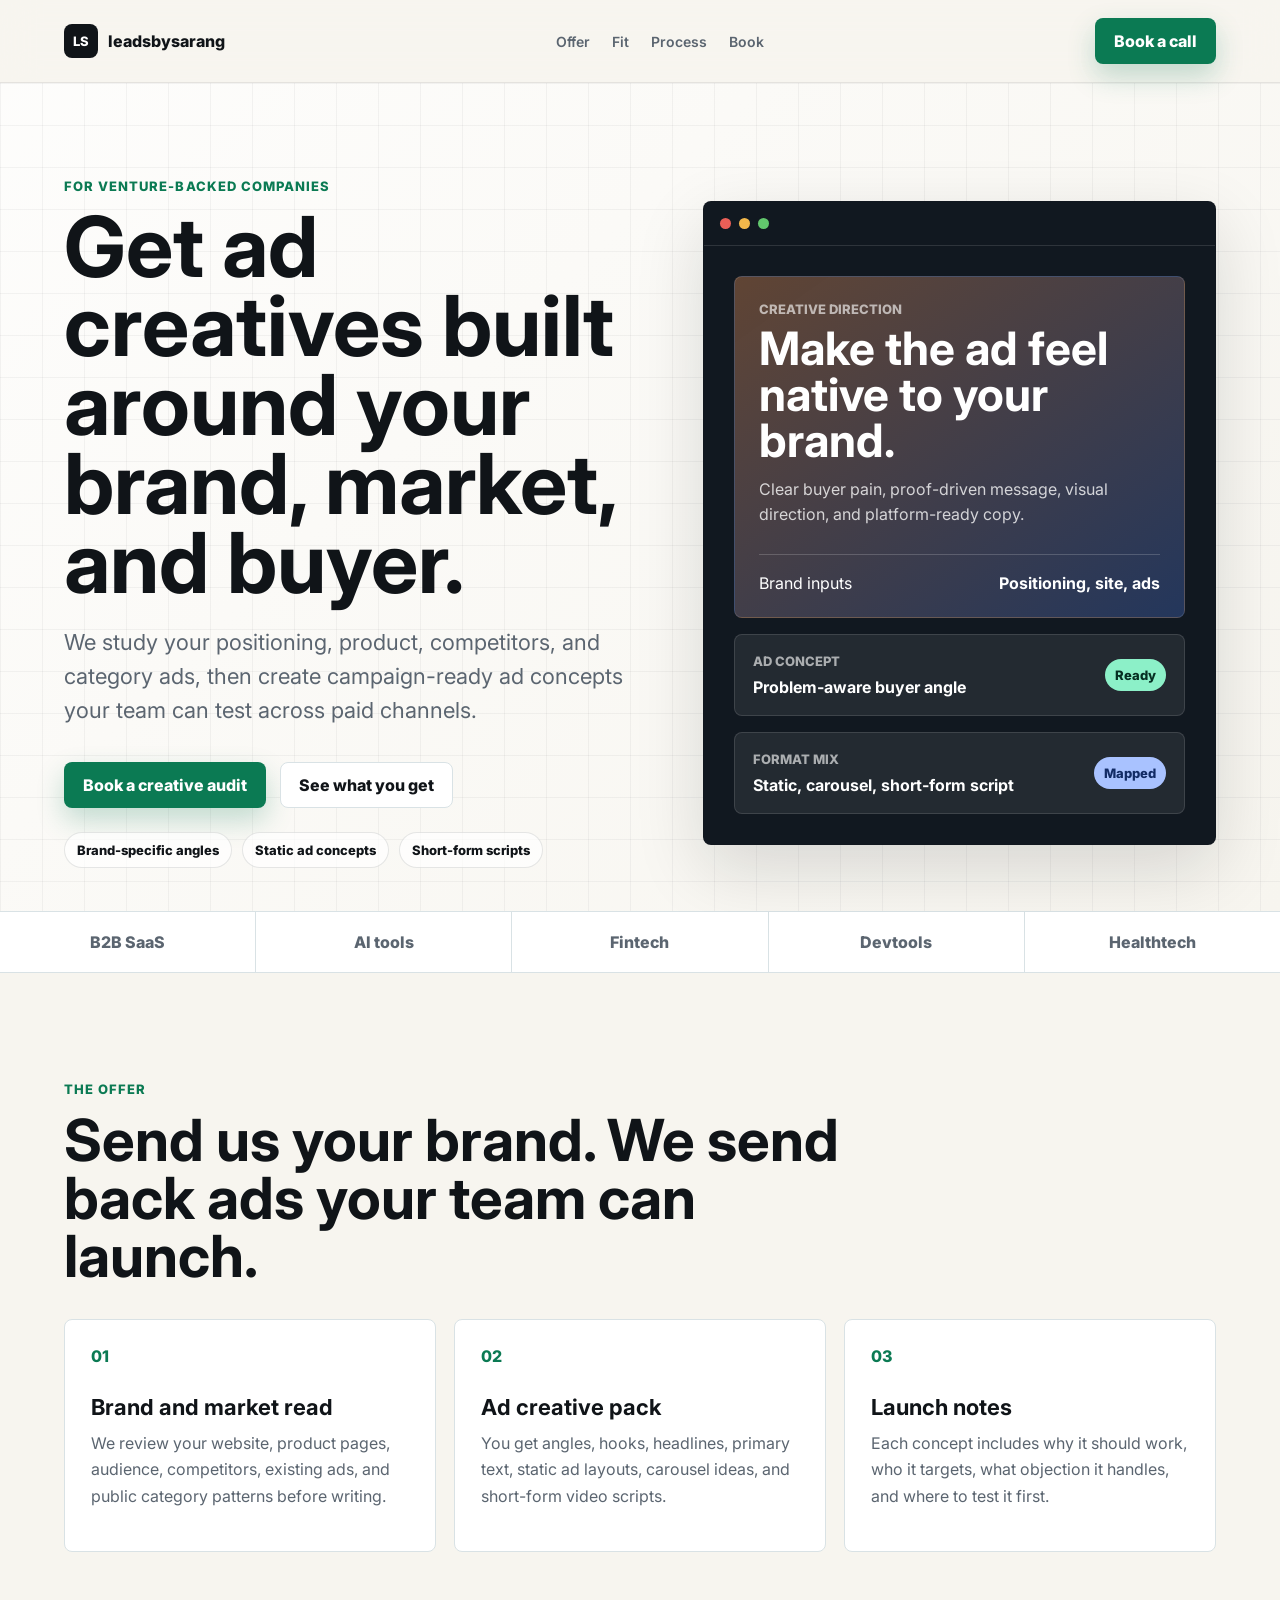
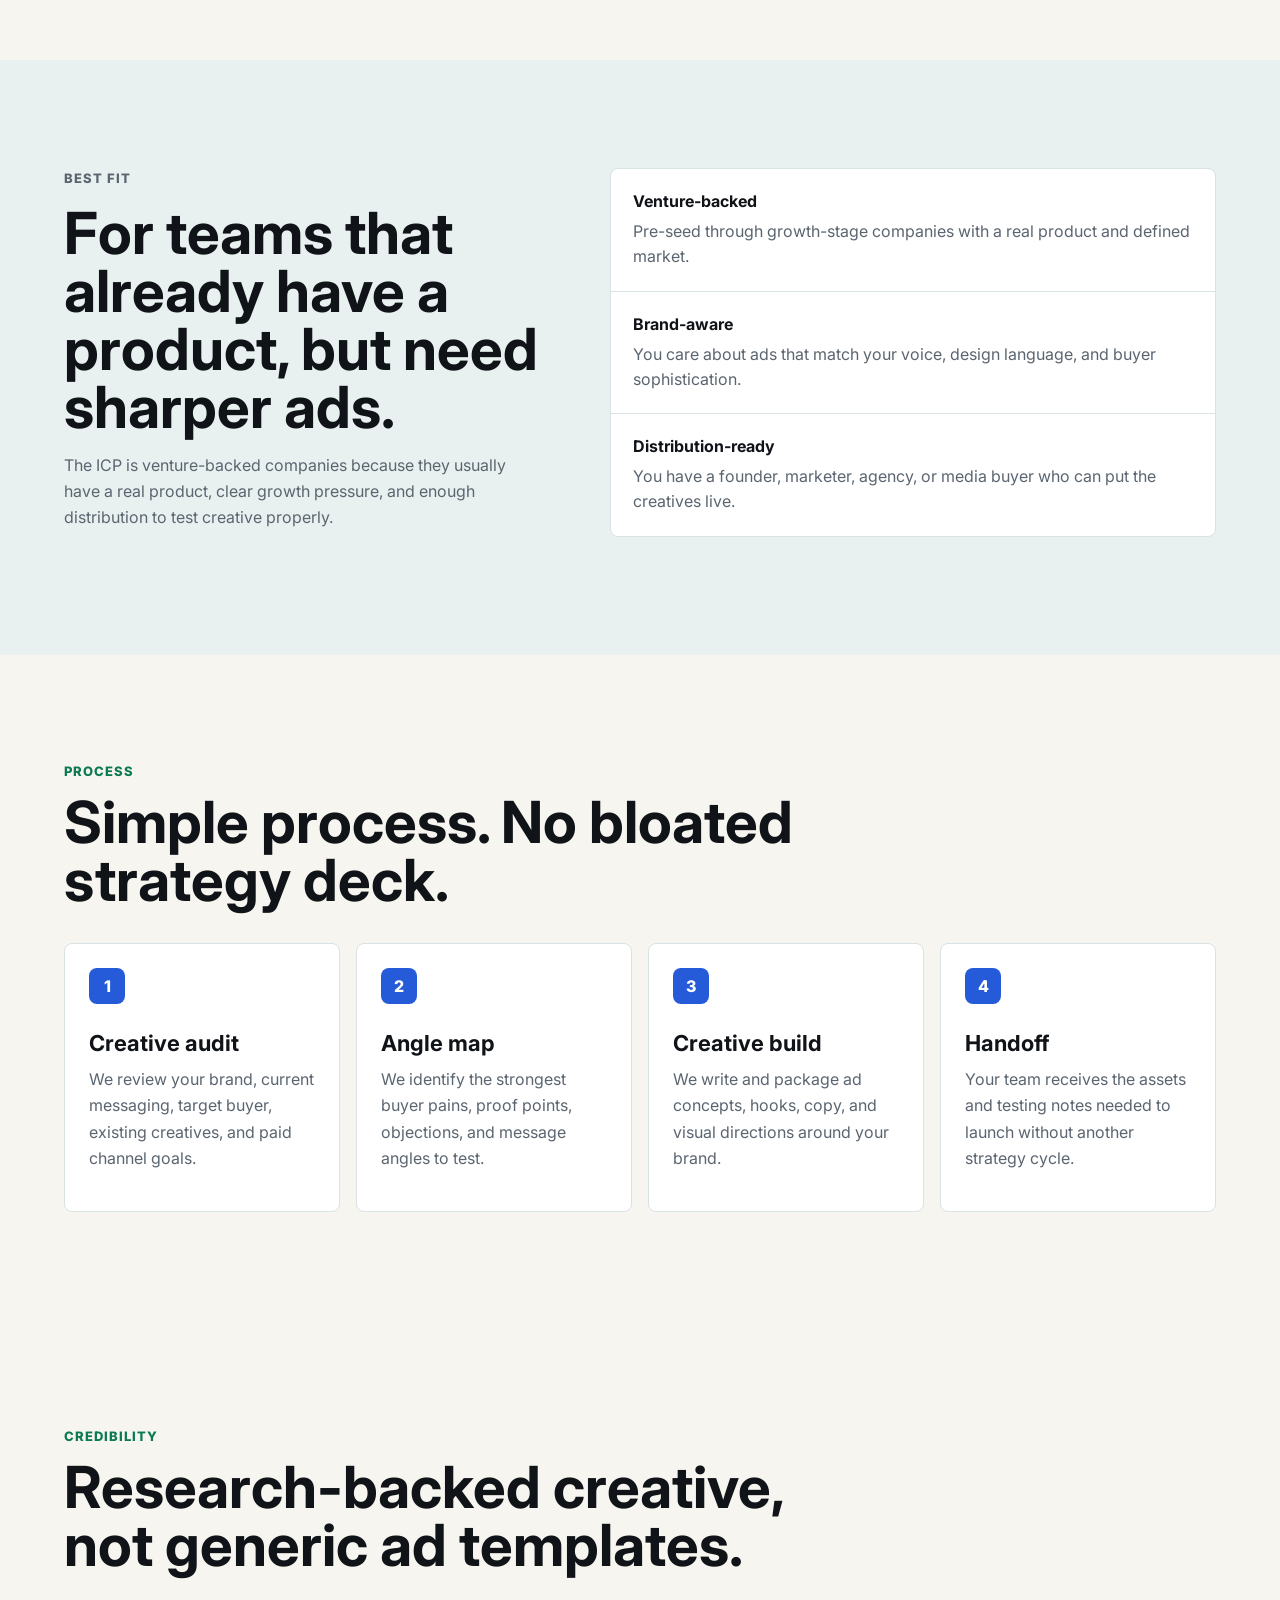
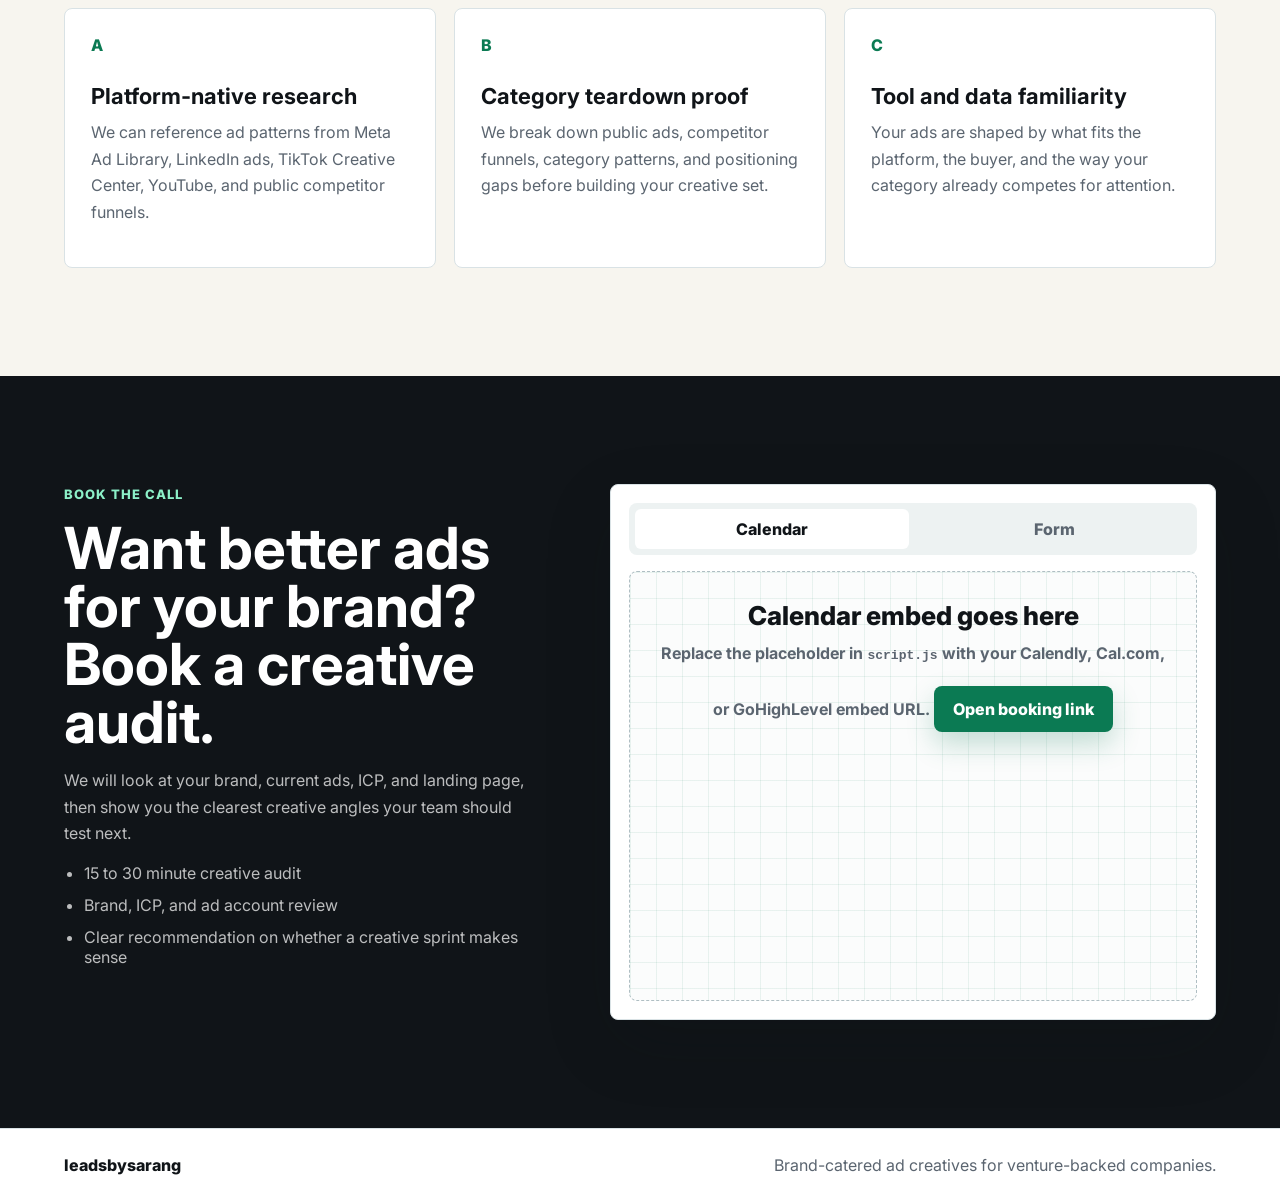
<file: index.html>
<!doctype html>
<html lang="en">
  <head>
    <meta charset="utf-8">
    <meta name="viewport" content="width=device-width, initial-scale=1">
    <title>leadsbysarang | Brand-catered ad creatives</title>
    <meta
      name="description"
      content="leadsbysarang creates brand-catered ad creatives for venture-backed companies that need better campaign assets."
    >
    <link rel="preconnect" href="https://fonts.googleapis.com">
    <link rel="preconnect" href="https://fonts.gstatic.com" crossorigin>
    <link href="https://fonts.googleapis.com/css2?family=Inter:wght@400;500;600;700;800&display=swap" rel="stylesheet">
    <link rel="stylesheet" href="styles.css">
  </head>
  <body>
    <header class="site-header">
      <a class="brand" href="#top" aria-label="leadsbysarang home">
        <span class="brand-mark">ls</span>
        <span>leadsbysarang</span>
      </a>
      <nav class="nav-links" aria-label="Primary navigation">
        <a href="#offer">Offer</a>
        <a href="#fit">Fit</a>
        <a href="#process">Process</a>
        <a href="#book">Book</a>
      </nav>
      <a class="header-cta" href="#book">Book a call</a>
    </header>

    <main id="top">
      <section class="hero">
        <div class="hero-copy">
          <p class="eyebrow">For venture-backed companies</p>
          <h1>Get ad creatives built around your brand, market, and buyer.</h1>
          <p class="hero-subtitle">
            We study your positioning, product, competitors, and category ads, then create campaign-ready
            ad concepts your team can test across paid channels.
          </p>
          <div class="hero-actions">
            <a class="primary-button" href="#book">Book a creative audit</a>
            <a class="secondary-button" href="#offer">See what you get</a>
          </div>
          <div class="proof-strip" aria-label="Core service highlights">
            <span>Brand-specific angles</span>
            <span>Static ad concepts</span>
            <span>Short-form scripts</span>
          </div>
        </div>

        <div class="hero-visual" aria-label="Ad creative preview">
          <div class="visual-toolbar">
            <span></span>
            <span></span>
            <span></span>
          </div>
          <div class="creative-board">
            <article class="ad-card active">
              <p class="ad-label">Creative direction</p>
              <h2>Make the ad feel native to your brand.</h2>
              <p>Clear buyer pain, proof-driven message, visual direction, and platform-ready copy.</p>
              <div class="ad-stats">
                <span>Brand inputs</span>
                <strong>Positioning, site, ads</strong>
              </div>
            </article>
            <article class="pipeline-card">
              <div>
                <p>Ad concept</p>
                <strong>Problem-aware buyer angle</strong>
              </div>
              <span class="status hot">Ready</span>
            </article>
            <article class="pipeline-card">
              <div>
                <p>Format mix</p>
                <strong>Static, carousel, short-form script</strong>
              </div>
              <span class="status booked">Mapped</span>
            </article>
          </div>
        </div>
      </section>

      <section class="logo-band" aria-label="Research inputs">
        <span>B2B SaaS</span>
        <span>AI tools</span>
        <span>Fintech</span>
        <span>Devtools</span>
        <span>Healthtech</span>
      </section>

      <section class="section" id="offer">
        <div class="section-heading">
          <p class="eyebrow">The offer</p>
          <h2>Send us your brand. We send back ads your team can launch.</h2>
        </div>
        <div class="feature-grid">
          <article class="feature-card">
            <span class="icon">01</span>
            <h3>Brand and market read</h3>
            <p>We review your website, product pages, audience, competitors, existing ads, and public category patterns before writing.</p>
          </article>
          <article class="feature-card">
            <span class="icon">02</span>
            <h3>Ad creative pack</h3>
            <p>You get angles, hooks, headlines, primary text, static ad layouts, carousel ideas, and short-form video scripts.</p>
          </article>
          <article class="feature-card">
            <span class="icon">03</span>
            <h3>Launch notes</h3>
            <p>Each concept includes why it should work, who it targets, what objection it handles, and where to test it first.</p>
          </article>
        </div>
      </section>

      <section class="split-section" id="fit">
        <div>
          <p class="eyebrow">Best fit</p>
          <h2>For teams that already have a product, but need sharper ads.</h2>
          <p>
            The ICP is venture-backed companies because they usually have a real product, clear growth pressure,
            and enough distribution to test creative properly.
          </p>
        </div>
        <div class="fit-list">
          <div>
            <strong>Venture-backed</strong>
            <span>Pre-seed through growth-stage companies with a real product and defined market.</span>
          </div>
          <div>
            <strong>Brand-aware</strong>
            <span>You care about ads that match your voice, design language, and buyer sophistication.</span>
          </div>
          <div>
            <strong>Distribution-ready</strong>
            <span>You have a founder, marketer, agency, or media buyer who can put the creatives live.</span>
          </div>
        </div>
      </section>

      <section class="section" id="process">
        <div class="section-heading">
          <p class="eyebrow">Process</p>
          <h2>Simple process. No bloated strategy deck.</h2>
        </div>
        <div class="timeline">
          <div class="timeline-item">
            <span>1</span>
            <h3>Creative audit</h3>
            <p>We review your brand, current messaging, target buyer, existing creatives, and paid channel goals.</p>
          </div>
          <div class="timeline-item">
            <span>2</span>
            <h3>Angle map</h3>
            <p>We identify the strongest buyer pains, proof points, objections, and message angles to test.</p>
          </div>
          <div class="timeline-item">
            <span>3</span>
            <h3>Creative build</h3>
            <p>We write and package ad concepts, hooks, copy, and visual directions around your brand.</p>
          </div>
          <div class="timeline-item">
            <span>4</span>
            <h3>Handoff</h3>
            <p>Your team receives the assets and testing notes needed to launch without another strategy cycle.</p>
          </div>
        </div>
      </section>

      <section class="section proof-section">
        <div class="section-heading">
          <p class="eyebrow">Credibility</p>
          <h2>Research-backed creative, not generic ad templates.</h2>
        </div>
        <div class="feature-grid">
          <article class="feature-card">
            <span class="icon">A</span>
            <h3>Platform-native research</h3>
            <p>We can reference ad patterns from Meta Ad Library, LinkedIn ads, TikTok Creative Center, YouTube, and public competitor funnels.</p>
          </article>
          <article class="feature-card">
            <span class="icon">B</span>
            <h3>Category teardown proof</h3>
            <p>We break down public ads, competitor funnels, category patterns, and positioning gaps before building your creative set.</p>
          </article>
          <article class="feature-card">
            <span class="icon">C</span>
            <h3>Tool and data familiarity</h3>
            <p>Your ads are shaped by what fits the platform, the buyer, and the way your category already competes for attention.</p>
          </article>
        </div>
      </section>

      <section class="book-section" id="book">
        <div class="booking-copy">
          <p class="eyebrow">Book the call</p>
          <h2>Want better ads for your brand? Book a creative audit.</h2>
          <p>
            We will look at your brand, current ads, ICP, and landing page, then show you the clearest creative angles
            your team should test next.
          </p>
          <ul class="check-list">
            <li>15 to 30 minute creative audit</li>
            <li>Brand, ICP, and ad account review</li>
            <li>Clear recommendation on whether a creative sprint makes sense</li>
          </ul>
        </div>

        <div class="booking-panel">
          <div class="booking-tabs" role="tablist" aria-label="Booking type">
            <button class="tab-button active" type="button" data-tab="calendar">Calendar</button>
            <button class="tab-button" type="button" data-tab="form">Form</button>
          </div>

          <div class="tab-panel active" id="calendar-panel">
            <div class="calendar-placeholder">
              <p>Calendar embed goes here</p>
              <strong>Replace the placeholder in <code>script.js</code> with your Calendly, Cal.com, or GoHighLevel embed URL.</strong>
              <a class="primary-button compact" href="#" id="booking-link">Open booking link</a>
            </div>
          </div>

          <form class="tab-panel lead-form" id="lead-form">
            <label>
              Work email
              <input type="email" name="email" placeholder="founder@company.com" required>
            </label>
            <label>
              Company
              <input type="text" name="company" placeholder="Company name" required>
            </label>
            <label>
              Company stage
              <select name="stage" required>
                <option value="">Select stage</option>
                <option>Pre-seed</option>
                <option>Seed</option>
                <option>Series A</option>
                <option>Series B+</option>
              </select>
            </label>
            <label>
              Priority ad channels
              <input type="text" name="stack" placeholder="LinkedIn, Meta, X, YouTube, TikTok...">
            </label>
            <button class="primary-button" type="submit">Request creative audit</button>
            <p class="form-note" id="form-note">No backend connected yet. Add your webhook URL in <code>script.js</code>.</p>
          </form>
        </div>
      </section>
    </main>

    <footer class="site-footer">
      <span>leadsbysarang</span>
      <span>Brand-catered ad creatives for venture-backed companies.</span>
    </footer>

    <script src="script.js"></script>
  </body>
</html>
</file>
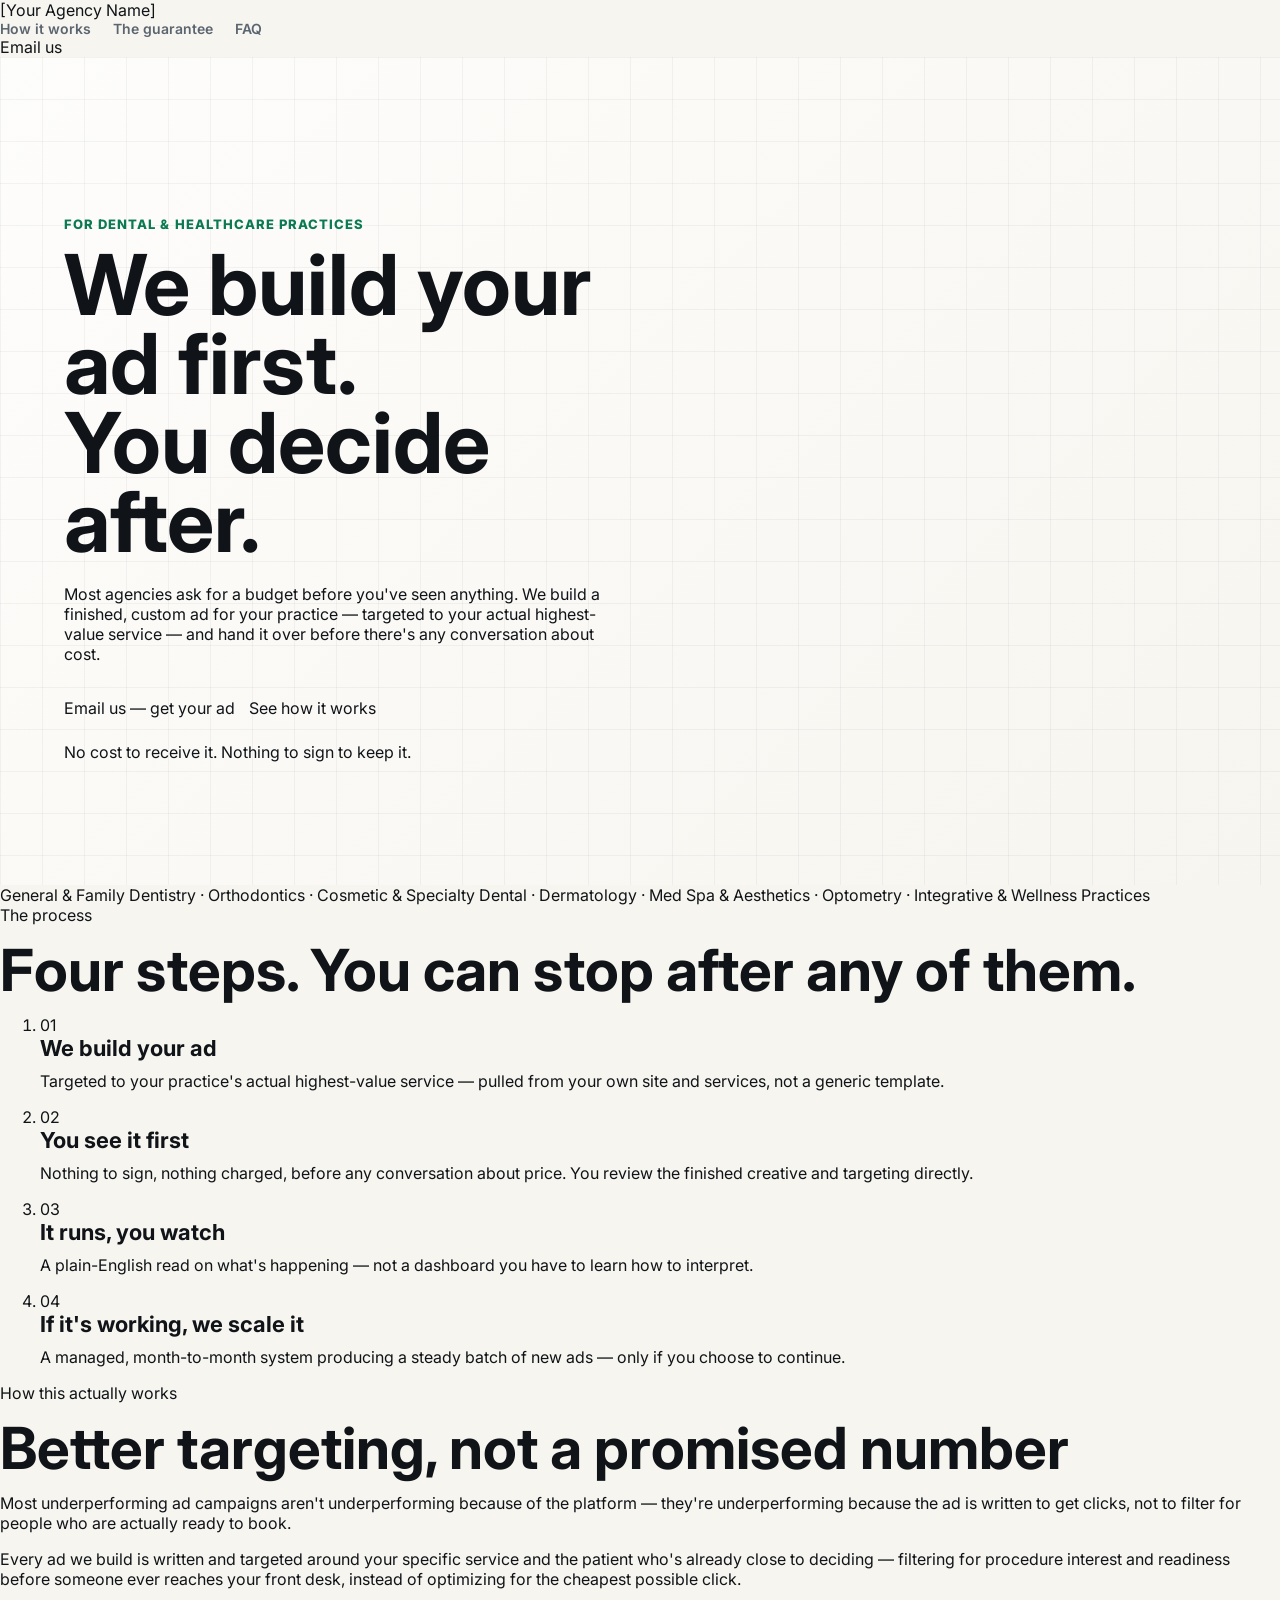
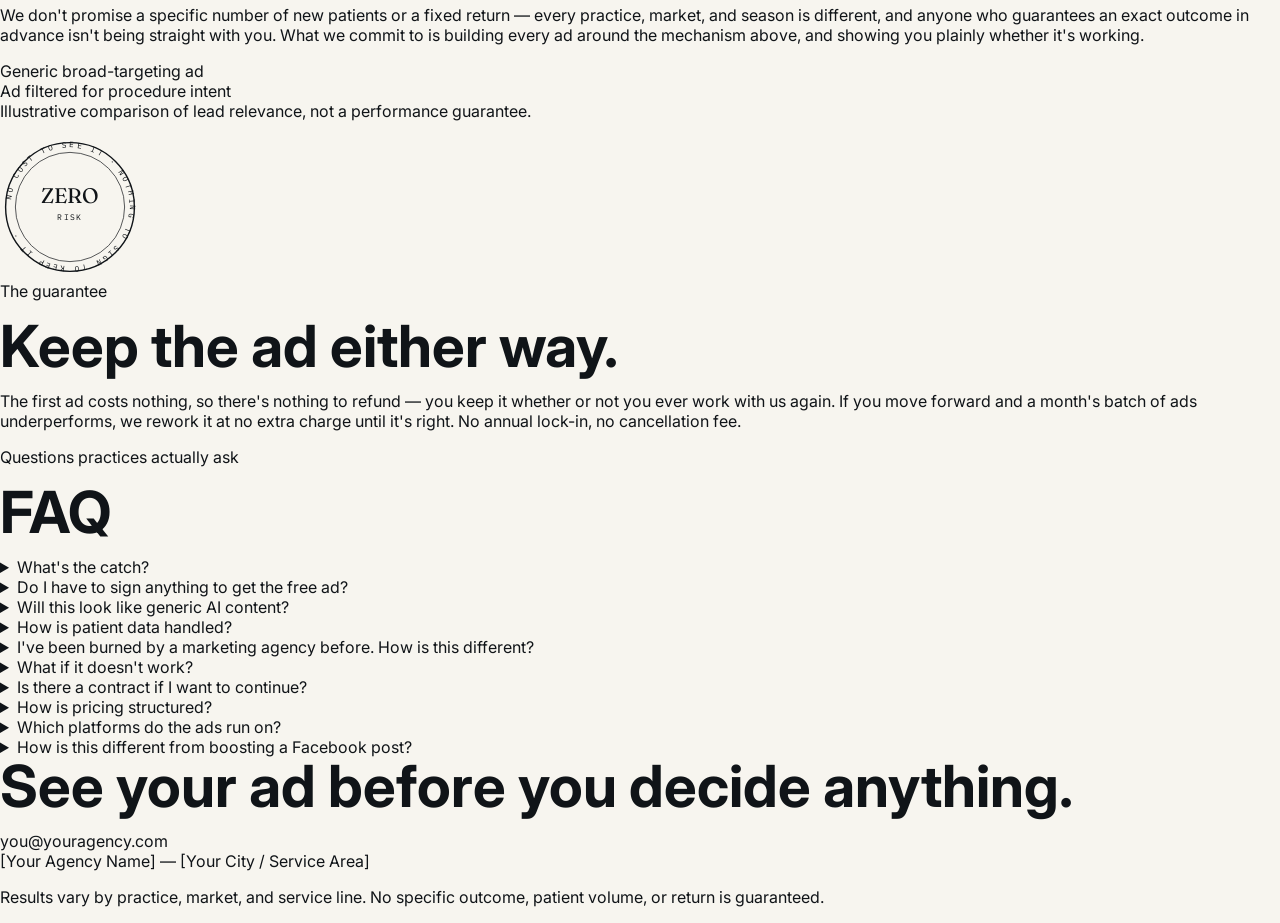
<file: index (4).html>
<!DOCTYPE html>
<html lang="en">
<head>
  <meta charset="UTF-8" />
  <meta name="viewport" content="width=device-width, initial-scale=1.0" />
  <title>[Your Agency Name] — Patient Ads Built Before You Say Yes</title>
  <meta name="description" content="A finished, custom ad built for your practice — before you spend anything or sign anything. See it work, then decide." />
  <link rel="preconnect" href="https://fonts.googleapis.com">
  <link rel="preconnect" href="https://fonts.gstatic.com" crossorigin>
  <link href="https://fonts.googleapis.com/css2?family=Fraunces:opsz,wght@9..144,400;9..144,500;9..144,600;9..144,700&family=Inter:wght@400;500;600;700&family=IBM+Plex+Mono:wght@400;500&display=swap" rel="stylesheet">
  <link rel="stylesheet" href="styles.css">
</head>
<body>

  <!-- ============ NAV ============ -->
  <header class="nav" id="top">
    <div class="nav-inner">
      <a class="nav-mark" href="#top">[Your Agency Name]</a>
      <nav class="nav-links" aria-label="Primary">
        <a href="#process">How it works</a>
        <a href="#guarantee">The guarantee</a>
        <a href="#faq">FAQ</a>
      </nav>
      <a class="nav-cta" href="mailto:you@youragency.com?subject=I%20saw%20my%20free%20ad">Email us</a>
    </div>
  </header>

  <!-- ============ HERO ============ -->
  <section class="hero">
    <div class="hero-inner">
      <p class="eyebrow">For dental &amp; healthcare practices</p>
      <h1>We build your ad first.<br>You decide after.</h1>
      <p class="hero-sub">
        Most agencies ask for a budget before you've seen anything.
        We build a finished, custom ad for your practice — targeted to your
        actual highest-value service — and hand it over before there's
        any conversation about cost.
      </p>
      <div class="hero-actions">
        <a class="btn btn-primary" href="mailto:you@youragency.com?subject=Build%20my%20practice%20a%20free%20ad">
          Email us — get your ad
        </a>
        <a class="btn btn-ghost" href="#process">See how it works</a>
      </div>
      <p class="hero-note">No cost to receive it. Nothing to sign to keep it.</p>
    </div>
  </section>

  <!-- ============ SPECIALTY STRIP ============ -->
  <section class="specialties" aria-label="Practice types we work with">
    <div class="specialties-inner">
      <span>General &amp; Family Dentistry</span>
      <span class="dot">·</span>
      <span>Orthodontics</span>
      <span class="dot">·</span>
      <span>Cosmetic &amp; Specialty Dental</span>
      <span class="dot">·</span>
      <span>Dermatology</span>
      <span class="dot">·</span>
      <span>Med Spa &amp; Aesthetics</span>
      <span class="dot">·</span>
      <span>Optometry</span>
      <span class="dot">·</span>
      <span>Integrative &amp; Wellness Practices</span>
    </div>
  </section>

  <!-- ============ PROCESS ============ -->
  <section class="process" id="process">
    <div class="section-inner">
      <p class="section-eyebrow">The process</p>
      <h2>Four steps. You can stop after any of them.</h2>

      <ol class="process-list">
        <li class="process-step">
          <span class="step-index">01</span>
          <div class="step-body">
            <h3>We build your ad</h3>
            <p>Targeted to your practice's actual highest-value service — pulled from your own site and services, not a generic template.</p>
          </div>
        </li>
        <li class="process-step">
          <span class="step-index">02</span>
          <div class="step-body">
            <h3>You see it first</h3>
            <p>Nothing to sign, nothing charged, before any conversation about price. You review the finished creative and targeting directly.</p>
          </div>
        </li>
        <li class="process-step">
          <span class="step-index">03</span>
          <div class="step-body">
            <h3>It runs, you watch</h3>
            <p>A plain-English read on what's happening — not a dashboard you have to learn how to interpret.</p>
          </div>
        </li>
        <li class="process-step">
          <span class="step-index">04</span>
          <div class="step-body">
            <h3>If it's working, we scale it</h3>
            <p>A managed, month-to-month system producing a steady batch of new ads — only if you choose to continue.</p>
          </div>
        </li>
      </ol>
    </div>
  </section>

  <!-- ============ HOW IT IMPROVES LEAD QUALITY (education, no guarantees) ============ -->
  <section class="education">
    <div class="section-inner">
      <p class="section-eyebrow">How this actually works</p>
      <h2>Better targeting, not a promised number</h2>
      <div class="education-grid">
        <div class="education-copy">
          <p>
            Most underperforming ad campaigns aren't underperforming because
            of the platform — they're underperforming because the ad is
            written to get clicks, not to filter for people who are actually
            ready to book.
          </p>
          <p>
            Every ad we build is written and targeted around your specific
            service and the patient who's already close to deciding —
            filtering for procedure interest and readiness before someone
            ever reaches your front desk, instead of optimizing for the
            cheapest possible click.
          </p>
          <p class="disclaimer">
            We don't promise a specific number of new patients or a fixed
            return — every practice, market, and season is different, and
            anyone who guarantees an exact outcome in advance isn't being
            straight with you. What we commit to is building every ad around
            the mechanism above, and showing you plainly whether it's working.
          </p>
        </div>
        <div class="ledger" aria-hidden="true">
          <div class="ledger-row">
            <span>Generic broad-targeting ad</span>
            <span class="ledger-bar" style="--w: 30%"></span>
          </div>
          <div class="ledger-row">
            <span>Ad filtered for procedure intent</span>
            <span class="ledger-bar ledger-bar--accent" style="--w: 78%"></span>
          </div>
          <p class="ledger-caption">Illustrative comparison of lead relevance, not a performance guarantee.</p>
        </div>
      </div>
    </div>
  </section>

  <!-- ============ GUARANTEE (signature element: seal) ============ -->
  <section class="guarantee" id="guarantee">
    <div class="section-inner guarantee-inner">
      <div class="seal" aria-hidden="true">
        <svg viewBox="0 0 200 200" width="140" height="140">
          <circle cx="100" cy="100" r="92" fill="none" stroke="currentColor" stroke-width="2"/>
          <circle cx="100" cy="100" r="78" fill="none" stroke="currentColor" stroke-width="1"/>
          <path id="sealCircle" d="M 100,100 m -85,0 a 85,85 0 1,1 170,0 a 85,85 0 1,1 -170,0" fill="none"/>
          <text font-family="IBM Plex Mono, monospace" font-size="11" letter-spacing="3" fill="currentColor">
            <textPath href="#sealCircle" startOffset="2%">NO COST TO SEE IT · NOTHING TO SIGN TO KEEP IT ·</textPath>
          </text>
          <text x="100" y="94" text-anchor="middle" font-family="Fraunces, serif" font-size="30" fill="currentColor">ZERO</text>
          <text x="100" y="118" text-anchor="middle" font-family="IBM Plex Mono, monospace" font-size="11" letter-spacing="2" fill="currentColor">RISK</text>
        </svg>
      </div>
      <div class="guarantee-copy">
        <p class="section-eyebrow">The guarantee</p>
        <h2>Keep the ad either way.</h2>
        <p>
          The first ad costs nothing, so there's nothing to refund — you keep
          it whether or not you ever work with us again. If you move forward
          and a month's batch of ads underperforms, we rework it at no extra
          charge until it's right. No annual lock-in, no cancellation fee.
        </p>
      </div>
    </div>
  </section>

  <!-- ============ FAQ ============ -->
  <section class="faq" id="faq">
    <div class="section-inner">
      <p class="section-eyebrow">Questions practices actually ask</p>
      <h2>FAQ</h2>

      <div class="faq-list">

        <details class="faq-item">
          <summary>What's the catch?</summary>
          <p>None that we're aware of. The first ad has no transaction attached to it, so there's nothing to walk back. If you don't want to continue after seeing it, you don't have to — you still keep the ad.</p>
        </details>

        <details class="faq-item">
          <summary>Do I have to sign anything to get the free ad?</summary>
          <p>No. There's no contract, form, or call required to receive it. It's built and sent to you directly.</p>
        </details>

        <details class="faq-item">
          <summary>Will this look like generic AI content?</summary>
          <p>Every ad is built around your practice's actual services, location, and positioning — not a stock template swapped with your logo. You'll see the finished creative before any conversation about continuing.</p>
        </details>

        <details class="faq-item">
          <summary>How is patient data handled?</summary>
          <p>Ad targeting is built around service and procedure interest, not individually identifying patient health information. We take a compliance-aware approach to how campaign data is handled and are happy to walk through specifics for your practice.</p>
        </details>

        <details class="faq-item">
          <summary>I've been burned by a marketing agency before. How is this different?</summary>
          <p>Most agencies ask for budget before proving anything. We reverse that order — you see a finished, working ad first, and the conversation about paying for more only happens after that.</p>
        </details>

        <details class="faq-item">
          <summary>What if it doesn't work?</summary>
          <p>Then you keep the free ad and we've cost you nothing but a look. If you're already in the paid phase and a batch underperforms, we rework it at no additional charge.</p>
        </details>

        <details class="faq-item">
          <summary>Is there a contract if I want to continue?</summary>
          <p>Month-to-month. No annual commitment, no cancellation fee.</p>
        </details>

        <details class="faq-item">
          <summary>How is pricing structured?</summary>
          <p>The first ad is free. If you choose to continue, pricing is based on a monthly batch of custom ads rather than a single static campaign — we'll walk through exact numbers for your practice directly.</p>
        </details>

        <details class="faq-item">
          <summary>Which platforms do the ads run on?</summary>
          <p>Typically Meta (Facebook/Instagram) and Google, depending on where your specific patient search behavior concentrates — we'll tell you which we recommend and why for your practice.</p>
        </details>

        <details class="faq-item">
          <summary>How is this different from boosting a Facebook post?</summary>
          <p>A boosted post optimizes for engagement. These ads are built and targeted specifically to filter for people close to booking a specific procedure — a different goal, with different creative and targeting behind it.</p>
        </details>

      </div>
    </div>
  </section>

  <!-- ============ CONTACT / FOOTER ============ -->
  <footer class="footer" id="contact">
    <div class="section-inner footer-inner">
      <div class="footer-main">
        <h2>See your ad before you decide anything.</h2>
        <a class="btn btn-primary" href="mailto:you@youragency.com?subject=Build%20my%20practice%20a%20free%20ad">
          you@youragency.com
        </a>
      </div>
      <div class="footer-meta">
        <p>[Your Agency Name] — [Your City / Service Area]</p>
        <p class="footer-disclaimer">
          Results vary by practice, market, and service line. No specific
          outcome, patient volume, or return is guaranteed.
        </p>
      </div>
    </div>
  </footer>

  <script src="script.js"></script>
</body>
</html>
</file>
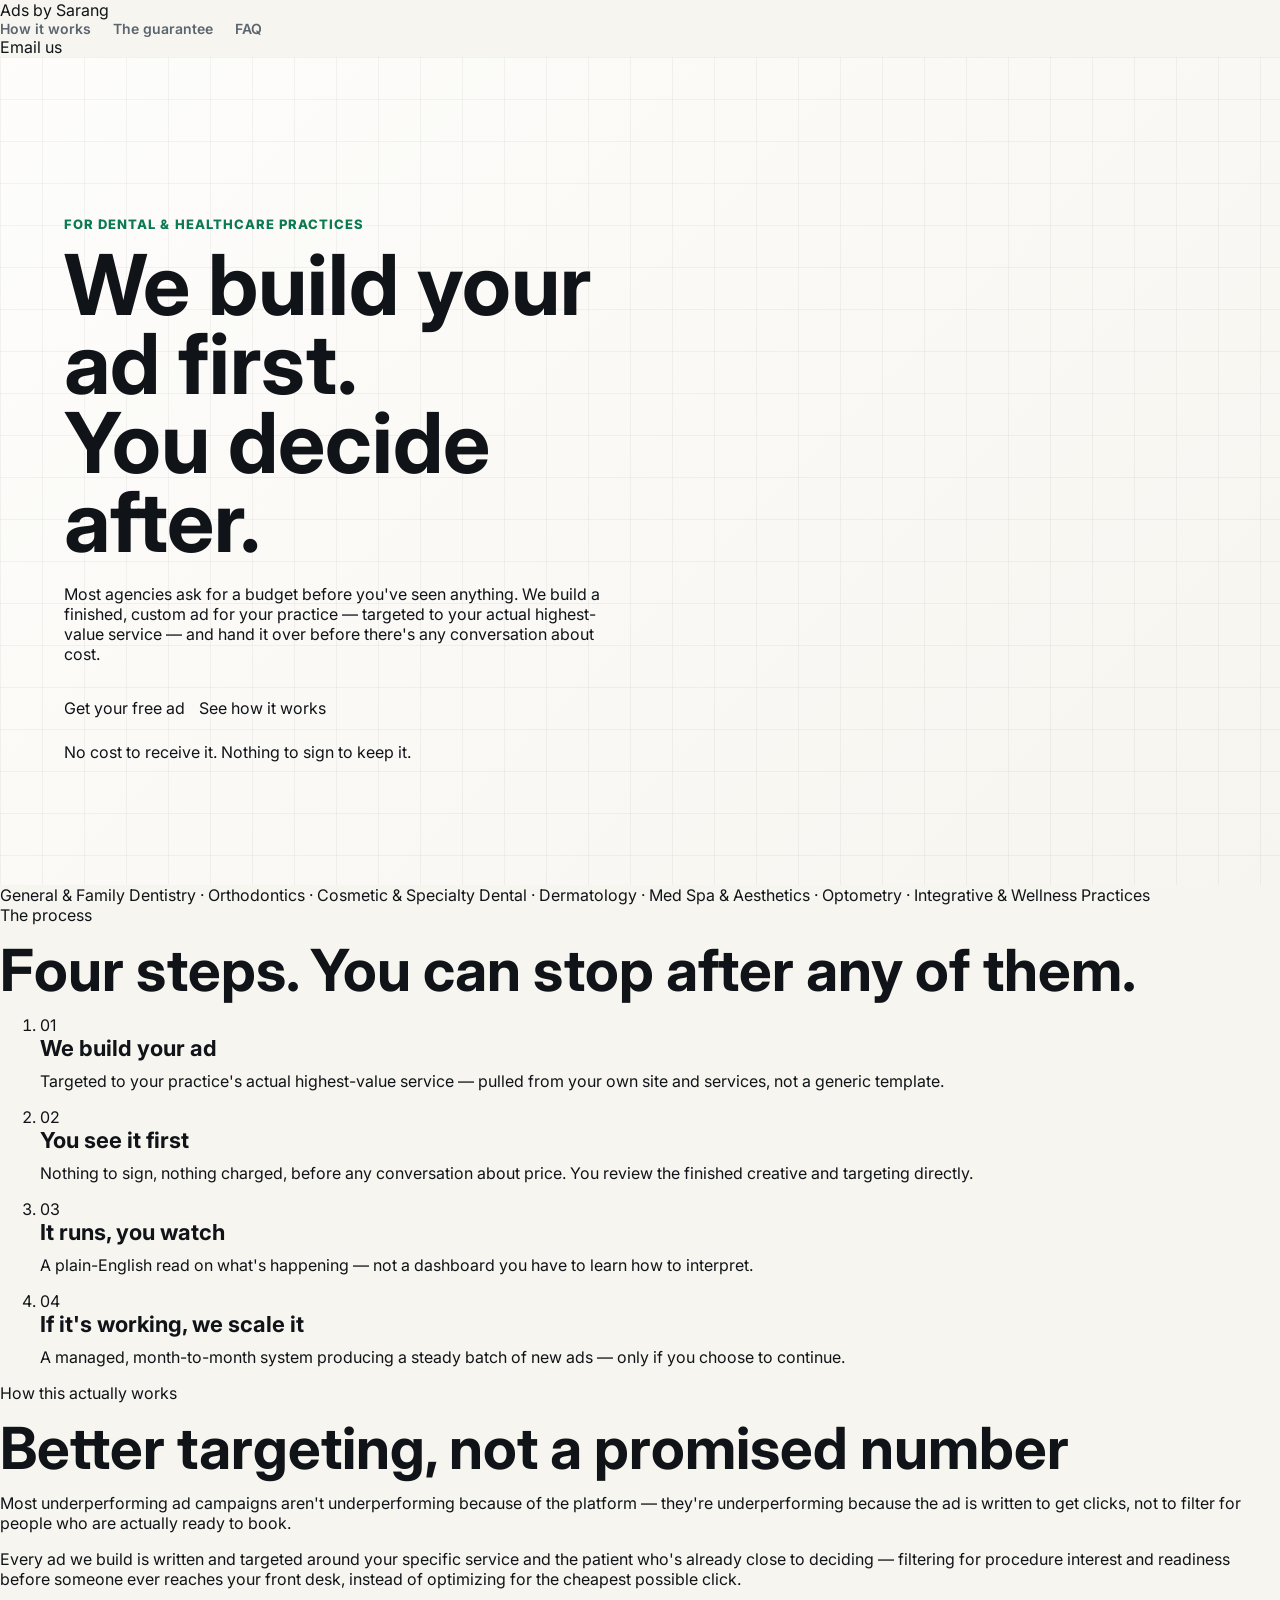
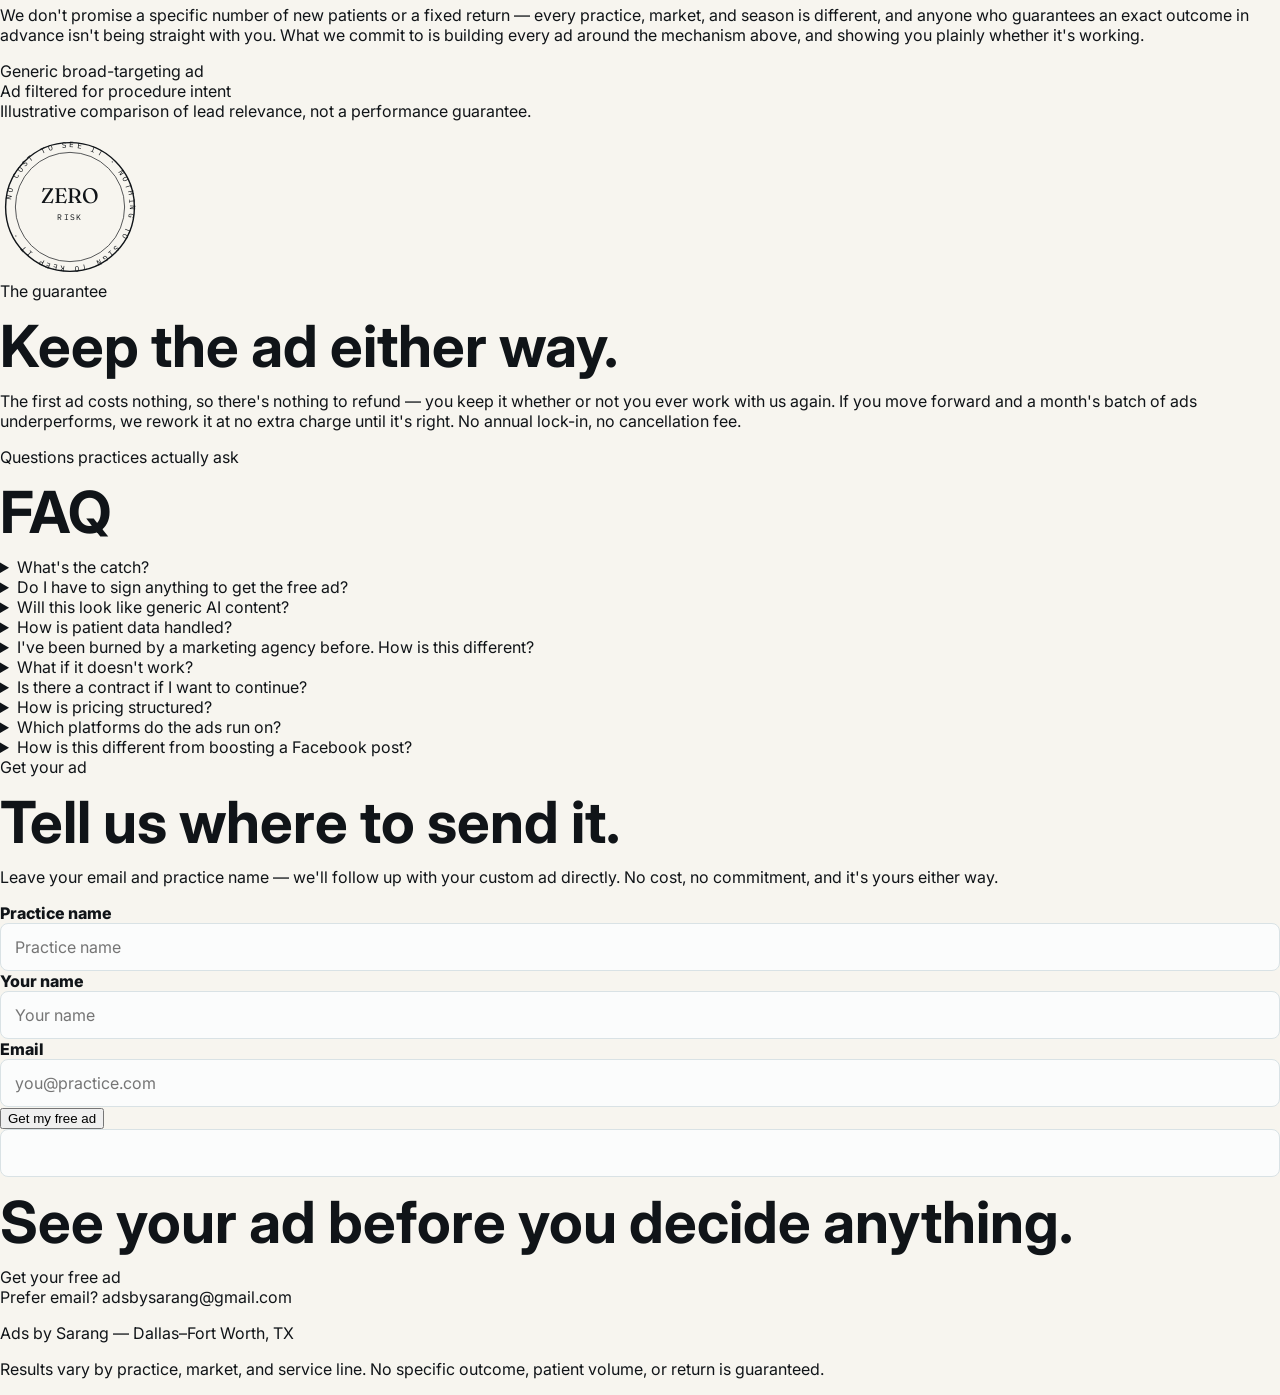
<file: index (6).html>
<!DOCTYPE html>
<html lang="en">
<head>
  <meta charset="UTF-8" />
  <meta name="viewport" content="width=device-width, initial-scale=1.0" />
  <title>Ads by Sarang — Patient Ads Built Before You Say Yes</title>
  <meta name="description" content="A finished, custom ad built for your practice — before you spend anything or sign anything. See it work, then decide." />
  <link rel="preconnect" href="https://fonts.googleapis.com">
  <link rel="preconnect" href="https://fonts.gstatic.com" crossorigin>
  <link href="https://fonts.googleapis.com/css2?family=Fraunces:opsz,wght@9..144,400;9..144,500;9..144,600;9..144,700&family=Inter:wght@400;500;600;700&family=IBM+Plex+Mono:wght@400;500&display=swap" rel="stylesheet">
  <link rel="stylesheet" href="styles.css">
</head>
<body>

  <!-- ============ NAV ============ -->
  <header class="nav" id="top">
    <div class="nav-inner">
      <a class="nav-mark" href="#top">Ads by Sarang</a>
      <nav class="nav-links" aria-label="Primary">
        <a href="#process">How it works</a>
        <a href="#guarantee">The guarantee</a>
        <a href="#faq">FAQ</a>
      </nav>
      <a class="nav-cta" href="mailto:adsbysarang@gmail.com?subject=I%20saw%20my%20free%20ad">Email us</a>
    </div>
  </header>

  <!-- ============ HERO ============ -->
  <section class="hero">
    <div class="hero-inner">
      <p class="eyebrow">For dental &amp; healthcare practices</p>
      <h1>We build your ad first.<br>You decide after.</h1>
      <p class="hero-sub">
        Most agencies ask for a budget before you've seen anything.
        We build a finished, custom ad for your practice — targeted to your
        actual highest-value service — and hand it over before there's
        any conversation about cost.
      </p>
      <div class="hero-actions">
        <a class="btn btn-primary" href="#signup">
          Get your free ad
        </a>
        <a class="btn btn-ghost" href="#process">See how it works</a>
      </div>
      <p class="hero-note">No cost to receive it. Nothing to sign to keep it.</p>
    </div>
  </section>

  <!-- ============ SPECIALTY STRIP ============ -->
  <section class="specialties" aria-label="Practice types we work with">
    <div class="specialties-inner">
      <span>General &amp; Family Dentistry</span>
      <span class="dot">·</span>
      <span>Orthodontics</span>
      <span class="dot">·</span>
      <span>Cosmetic &amp; Specialty Dental</span>
      <span class="dot">·</span>
      <span>Dermatology</span>
      <span class="dot">·</span>
      <span>Med Spa &amp; Aesthetics</span>
      <span class="dot">·</span>
      <span>Optometry</span>
      <span class="dot">·</span>
      <span>Integrative &amp; Wellness Practices</span>
    </div>
  </section>

  <!-- ============ PROCESS ============ -->
  <section class="process" id="process">
    <div class="section-inner">
      <p class="section-eyebrow">The process</p>
      <h2>Four steps. You can stop after any of them.</h2>

      <ol class="process-list">
        <li class="process-step">
          <span class="step-index">01</span>
          <div class="step-body">
            <h3>We build your ad</h3>
            <p>Targeted to your practice's actual highest-value service — pulled from your own site and services, not a generic template.</p>
          </div>
        </li>
        <li class="process-step">
          <span class="step-index">02</span>
          <div class="step-body">
            <h3>You see it first</h3>
            <p>Nothing to sign, nothing charged, before any conversation about price. You review the finished creative and targeting directly.</p>
          </div>
        </li>
        <li class="process-step">
          <span class="step-index">03</span>
          <div class="step-body">
            <h3>It runs, you watch</h3>
            <p>A plain-English read on what's happening — not a dashboard you have to learn how to interpret.</p>
          </div>
        </li>
        <li class="process-step">
          <span class="step-index">04</span>
          <div class="step-body">
            <h3>If it's working, we scale it</h3>
            <p>A managed, month-to-month system producing a steady batch of new ads — only if you choose to continue.</p>
          </div>
        </li>
      </ol>
    </div>
  </section>

  <!-- ============ HOW IT IMPROVES LEAD QUALITY (education, no guarantees) ============ -->
  <section class="education">
    <div class="section-inner">
      <p class="section-eyebrow">How this actually works</p>
      <h2>Better targeting, not a promised number</h2>
      <div class="education-grid">
        <div class="education-copy">
          <p>
            Most underperforming ad campaigns aren't underperforming because
            of the platform — they're underperforming because the ad is
            written to get clicks, not to filter for people who are actually
            ready to book.
          </p>
          <p>
            Every ad we build is written and targeted around your specific
            service and the patient who's already close to deciding —
            filtering for procedure interest and readiness before someone
            ever reaches your front desk, instead of optimizing for the
            cheapest possible click.
          </p>
          <p class="disclaimer">
            We don't promise a specific number of new patients or a fixed
            return — every practice, market, and season is different, and
            anyone who guarantees an exact outcome in advance isn't being
            straight with you. What we commit to is building every ad around
            the mechanism above, and showing you plainly whether it's working.
          </p>
        </div>
        <div class="ledger" aria-hidden="true">
          <div class="ledger-row">
            <span>Generic broad-targeting ad</span>
            <span class="ledger-bar" style="--w: 30%"></span>
          </div>
          <div class="ledger-row">
            <span>Ad filtered for procedure intent</span>
            <span class="ledger-bar ledger-bar--accent" style="--w: 78%"></span>
          </div>
          <p class="ledger-caption">Illustrative comparison of lead relevance, not a performance guarantee.</p>
        </div>
      </div>
    </div>
  </section>

  <!-- ============ GUARANTEE (signature element: seal) ============ -->
  <section class="guarantee" id="guarantee">
    <div class="section-inner guarantee-inner">
      <div class="seal" aria-hidden="true">
        <svg viewBox="0 0 200 200" width="140" height="140">
          <circle cx="100" cy="100" r="92" fill="none" stroke="currentColor" stroke-width="2"/>
          <circle cx="100" cy="100" r="78" fill="none" stroke="currentColor" stroke-width="1"/>
          <path id="sealCircle" d="M 100,100 m -85,0 a 85,85 0 1,1 170,0 a 85,85 0 1,1 -170,0" fill="none"/>
          <text font-family="IBM Plex Mono, monospace" font-size="11" letter-spacing="3" fill="currentColor">
            <textPath href="#sealCircle" startOffset="2%">NO COST TO SEE IT · NOTHING TO SIGN TO KEEP IT ·</textPath>
          </text>
          <text x="100" y="94" text-anchor="middle" font-family="Fraunces, serif" font-size="30" fill="currentColor">ZERO</text>
          <text x="100" y="118" text-anchor="middle" font-family="IBM Plex Mono, monospace" font-size="11" letter-spacing="2" fill="currentColor">RISK</text>
        </svg>
      </div>
      <div class="guarantee-copy">
        <p class="section-eyebrow">The guarantee</p>
        <h2>Keep the ad either way.</h2>
        <p>
          The first ad costs nothing, so there's nothing to refund — you keep
          it whether or not you ever work with us again. If you move forward
          and a month's batch of ads underperforms, we rework it at no extra
          charge until it's right. No annual lock-in, no cancellation fee.
        </p>
      </div>
    </div>
  </section>

  <!-- ============ FAQ ============ -->
  <section class="faq" id="faq">
    <div class="section-inner">
      <p class="section-eyebrow">Questions practices actually ask</p>
      <h2>FAQ</h2>

      <div class="faq-list">

        <details class="faq-item">
          <summary>What's the catch?</summary>
          <p>None that we're aware of. The first ad has no transaction attached to it, so there's nothing to walk back. If you don't want to continue after seeing it, you don't have to — you still keep the ad.</p>
        </details>

        <details class="faq-item">
          <summary>Do I have to sign anything to get the free ad?</summary>
          <p>No. There's no contract, form, or call required to receive it. It's built and sent to you directly.</p>
        </details>

        <details class="faq-item">
          <summary>Will this look like generic AI content?</summary>
          <p>Every ad is built around your practice's actual services, location, and positioning — not a stock template swapped with your logo. You'll see the finished creative before any conversation about continuing.</p>
        </details>

        <details class="faq-item">
          <summary>How is patient data handled?</summary>
          <p>Ad targeting is built around service and procedure interest, not individually identifying patient health information. We take a compliance-aware approach to how campaign data is handled and are happy to walk through specifics for your practice.</p>
        </details>

        <details class="faq-item">
          <summary>I've been burned by a marketing agency before. How is this different?</summary>
          <p>Most agencies ask for budget before proving anything. We reverse that order — you see a finished, working ad first, and the conversation about paying for more only happens after that.</p>
        </details>

        <details class="faq-item">
          <summary>What if it doesn't work?</summary>
          <p>Then you keep the free ad and we've cost you nothing but a look. If you're already in the paid phase and a batch underperforms, we rework it at no additional charge.</p>
        </details>

        <details class="faq-item">
          <summary>Is there a contract if I want to continue?</summary>
          <p>Month-to-month. No annual commitment, no cancellation fee.</p>
        </details>

        <details class="faq-item">
          <summary>How is pricing structured?</summary>
          <p>The first ad is free. If you choose to continue, pricing is based on a monthly batch of custom ads rather than a single static campaign — we'll walk through exact numbers for your practice directly.</p>
        </details>

        <details class="faq-item">
          <summary>Which platforms do the ads run on?</summary>
          <p>Typically Meta (Facebook/Instagram) and Google, depending on where your specific patient search behavior concentrates — we'll tell you which we recommend and why for your practice.</p>
        </details>

        <details class="faq-item">
          <summary>How is this different from boosting a Facebook post?</summary>
          <p>A boosted post optimizes for engagement. These ads are built and targeted specifically to filter for people close to booking a specific procedure — a different goal, with different creative and targeting behind it.</p>
        </details>

      </div>
    </div>
  </section>

  <!-- ============ SIGNUP ============ -->
  <section class="signup" id="signup">
    <div class="section-inner signup-inner">
      <p class="section-eyebrow">Get your ad</p>
      <h2>Tell us where to send it.</h2>
      <p class="signup-sub">
        Leave your email and practice name — we'll follow up with your
        custom ad directly. No cost, no commitment, and it's yours either way.
      </p>

      <form id="signupForm" class="signup-form" novalidate>
        <div class="field-row">
          <label class="visually-hidden" for="practiceName">Practice name</label>
          <input type="text" id="practiceName" name="practiceName" placeholder="Practice name" required autocomplete="organization" />

          <label class="visually-hidden" for="contactName">Your name</label>
          <input type="text" id="contactName" name="contactName" placeholder="Your name" autocomplete="name" />
        </div>

        <div class="field-row">
          <label class="visually-hidden" for="email">Email</label>
          <input type="email" id="email" name="email" placeholder="you@practice.com" required autocomplete="email" />

          <button type="submit" class="btn btn-primary">Get my free ad</button>
        </div>

        <!-- Honeypot field: hidden from real visitors, bots tend to fill it in.
             If this has a value on submit, the API silently no-ops. -->
        <input type="text" name="company_website" class="hp-field" tabindex="-1" autocomplete="off" aria-hidden="true" />

        <p class="signup-status" id="signupStatus" role="status" aria-live="polite"></p>
      </form>
    </div>
  </section>

  <!-- ============ CONTACT / FOOTER ============ -->
  <footer class="footer" id="contact">
    <div class="section-inner footer-inner">
      <div class="footer-main">
        <h2>See your ad before you decide anything.</h2>
        <a class="btn btn-primary" href="#signup">
          Get your free ad
        </a>
        <p class="footer-email">
          Prefer email? <a href="mailto:adsbysarang@gmail.com?subject=Build%20my%20practice%20a%20free%20ad">adsbysarang@gmail.com</a>
        </p>
      </div>
      <div class="footer-meta">
        <p>Ads by Sarang — Dallas–Fort Worth, TX</p>
        <p class="footer-disclaimer">
          Results vary by practice, market, and service line. No specific
          outcome, patient volume, or return is guaranteed.
        </p>
      </div>
    </div>
  </footer>

  <script src="script.js"></script>
</body>
</html>
</file>
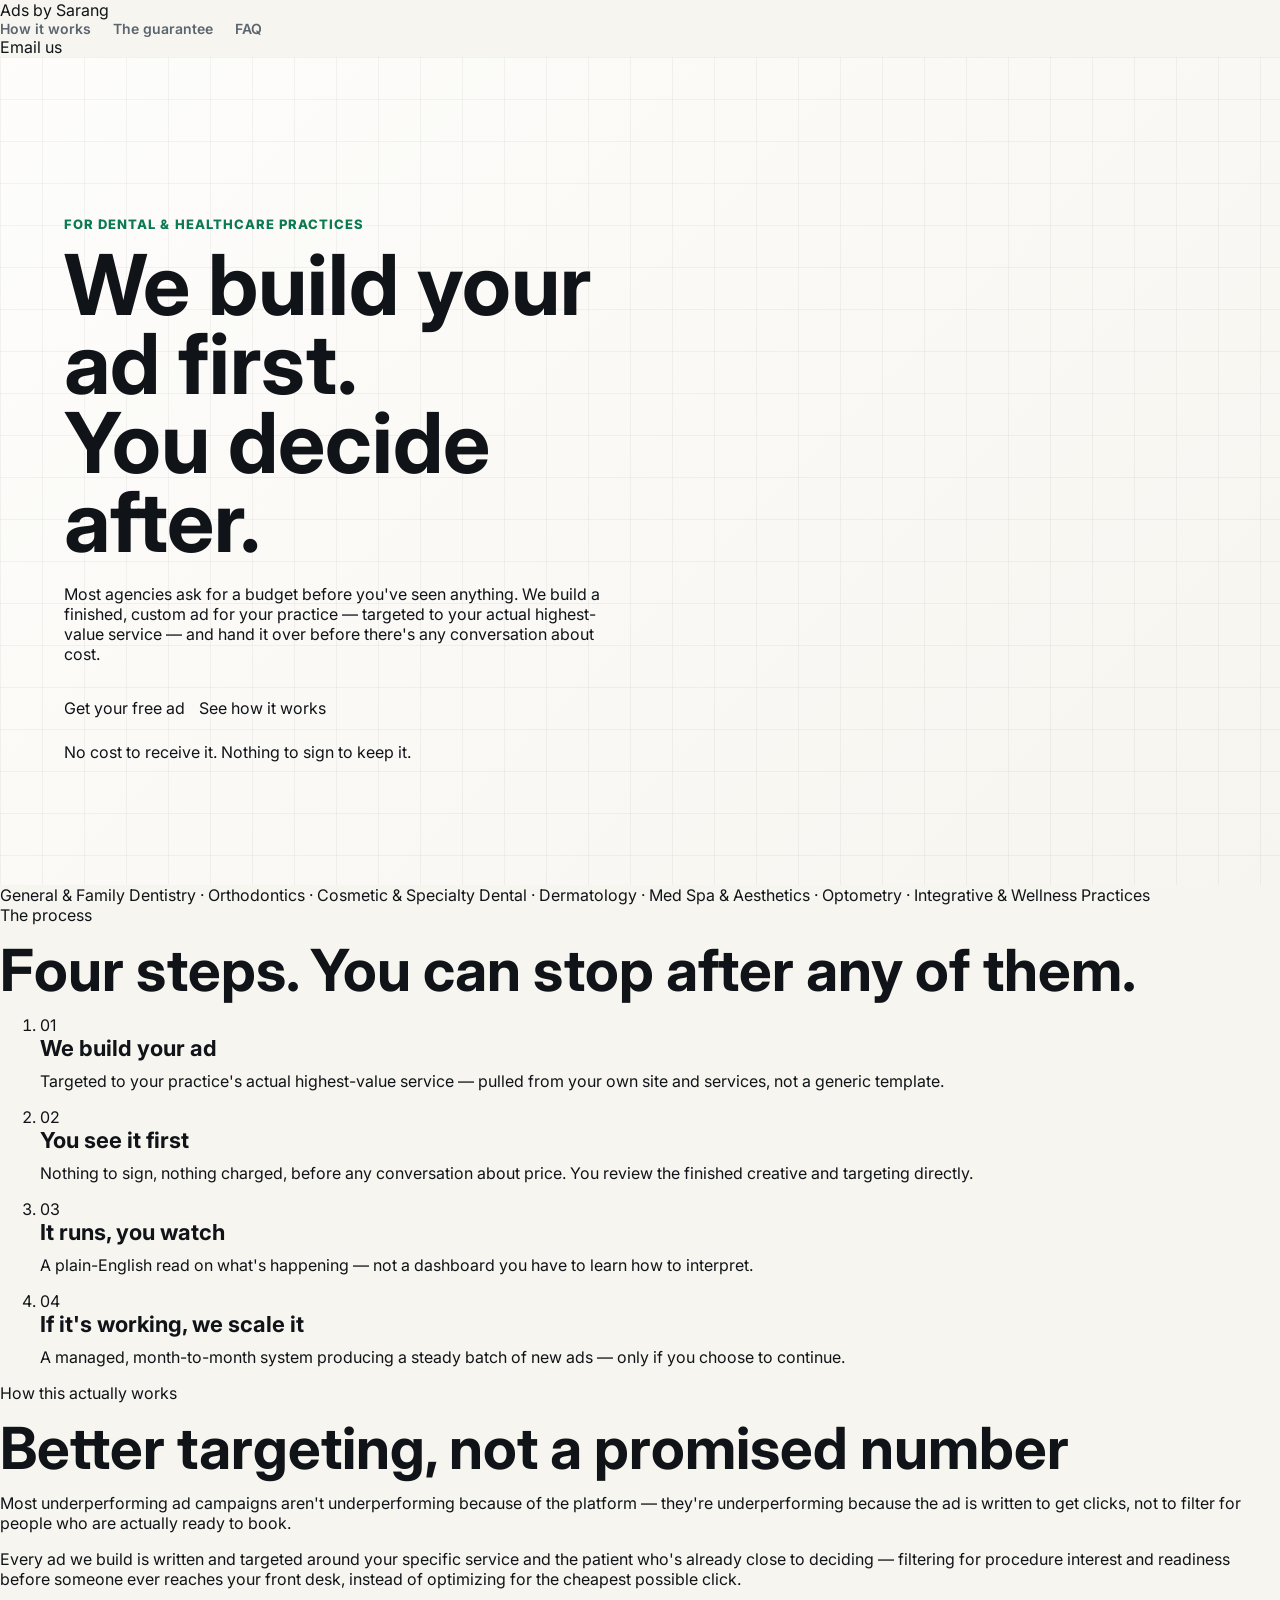
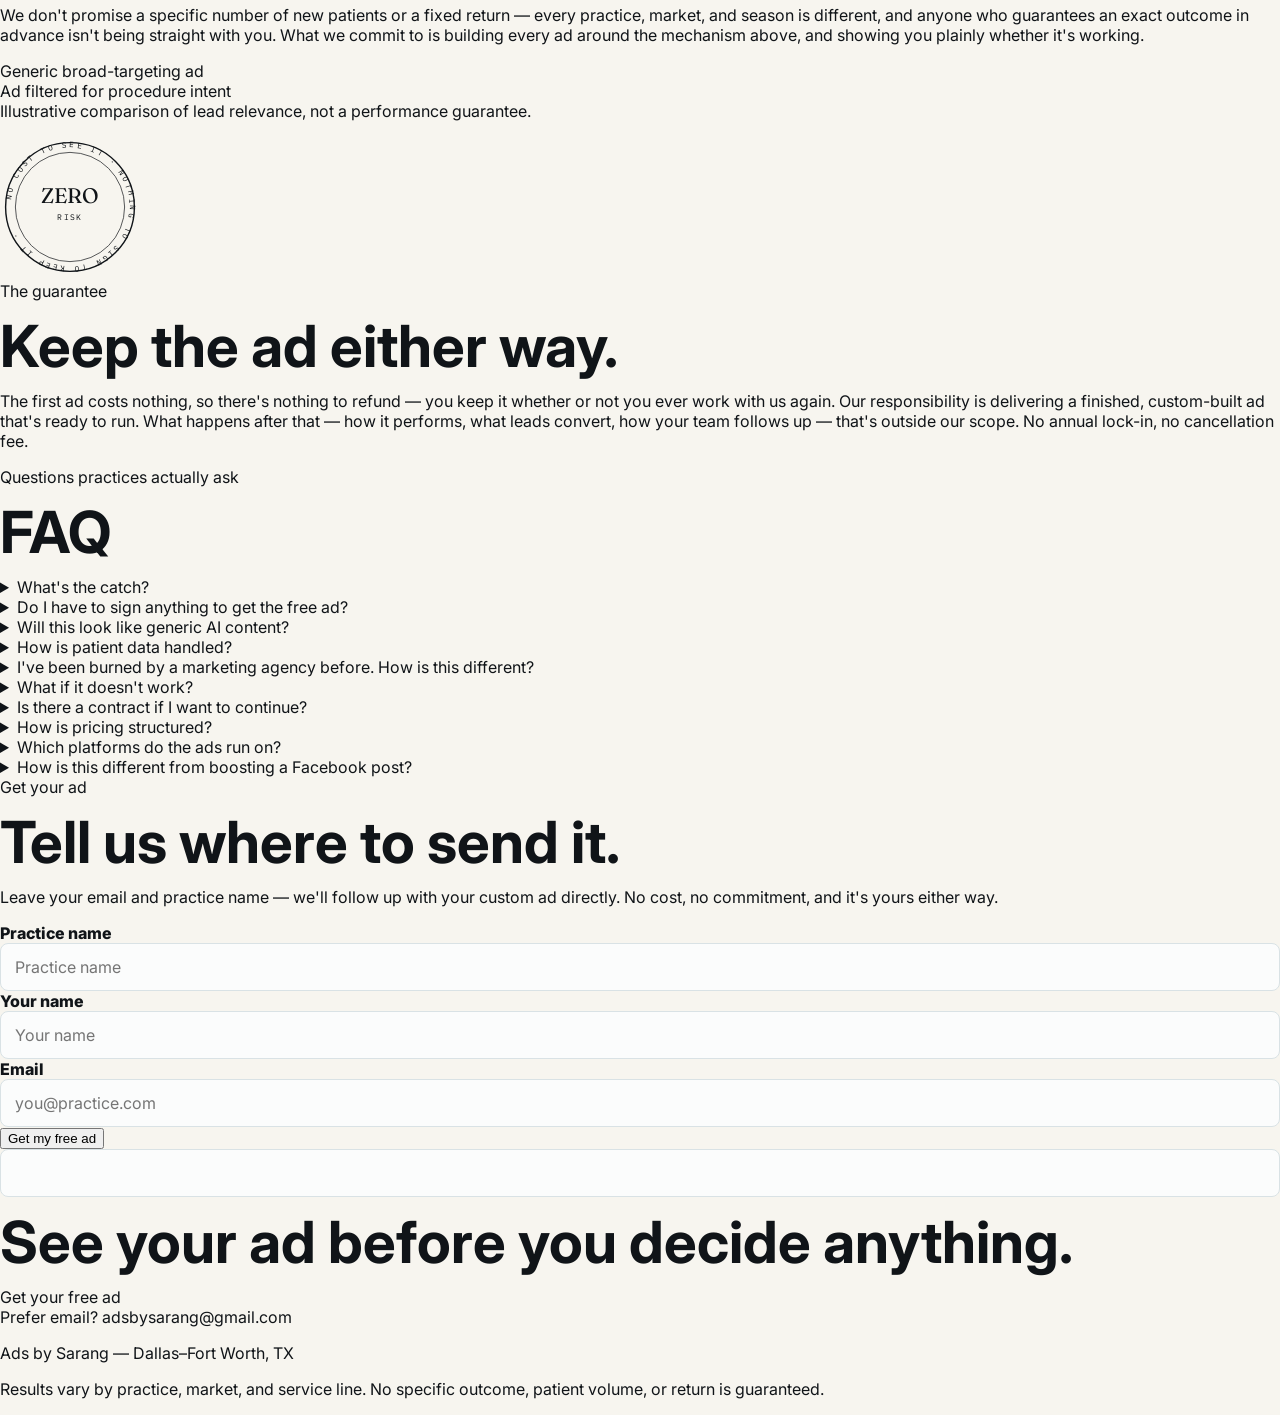
<file: index (8).html>
<!DOCTYPE html>
<html lang="en">
<head>
  <meta charset="UTF-8" />
  <meta name="viewport" content="width=device-width, initial-scale=1.0" />
  <title>Ads by Sarang — Patient Ads Built Before You Say Yes</title>
  <meta name="description" content="A finished, custom ad built for your practice — before you spend anything or sign anything. See it work, then decide." />
  <link rel="preconnect" href="https://fonts.googleapis.com">
  <link rel="preconnect" href="https://fonts.gstatic.com" crossorigin>
  <link href="https://fonts.googleapis.com/css2?family=Fraunces:opsz,wght@9..144,400;9..144,500;9..144,600;9..144,700&family=Inter:wght@400;500;600;700&family=IBM+Plex+Mono:wght@400;500&display=swap" rel="stylesheet">
  <link rel="stylesheet" href="styles.css">
</head>
<body>

  <!-- ============ NAV ============ -->
  <header class="nav" id="top">
    <div class="nav-inner">
      <a class="nav-mark" href="#top">Ads by Sarang</a>
      <nav class="nav-links" aria-label="Primary">
        <a href="#process">How it works</a>
        <a href="#guarantee">The guarantee</a>
        <a href="#faq">FAQ</a>
      </nav>
      <a class="nav-cta" href="mailto:adsbysarang@gmail.com?subject=I%20saw%20my%20free%20ad">Email us</a>
    </div>
  </header>

  <!-- ============ HERO ============ -->
  <section class="hero">
    <div class="hero-inner">
      <p class="eyebrow">For dental &amp; healthcare practices</p>
      <h1>We build your ad first.<br>You decide after.</h1>
      <p class="hero-sub">
        Most agencies ask for a budget before you've seen anything.
        We build a finished, custom ad for your practice — targeted to your
        actual highest-value service — and hand it over before there's
        any conversation about cost.
      </p>
      <div class="hero-actions">
        <a class="btn btn-primary" href="#signup">
          Get your free ad
        </a>
        <a class="btn btn-ghost" href="#process">See how it works</a>
      </div>
      <p class="hero-note">No cost to receive it. Nothing to sign to keep it.</p>
    </div>
  </section>

  <!-- ============ SPECIALTY STRIP ============ -->
  <section class="specialties" aria-label="Practice types we work with">
    <div class="specialties-inner">
      <span>General &amp; Family Dentistry</span>
      <span class="dot">·</span>
      <span>Orthodontics</span>
      <span class="dot">·</span>
      <span>Cosmetic &amp; Specialty Dental</span>
      <span class="dot">·</span>
      <span>Dermatology</span>
      <span class="dot">·</span>
      <span>Med Spa &amp; Aesthetics</span>
      <span class="dot">·</span>
      <span>Optometry</span>
      <span class="dot">·</span>
      <span>Integrative &amp; Wellness Practices</span>
    </div>
  </section>

  <!-- ============ PROCESS ============ -->
  <section class="process" id="process">
    <div class="section-inner">
      <p class="section-eyebrow">The process</p>
      <h2>Four steps. You can stop after any of them.</h2>

      <ol class="process-list">
        <li class="process-step">
          <span class="step-index">01</span>
          <div class="step-body">
            <h3>We build your ad</h3>
            <p>Targeted to your practice's actual highest-value service — pulled from your own site and services, not a generic template.</p>
          </div>
        </li>
        <li class="process-step">
          <span class="step-index">02</span>
          <div class="step-body">
            <h3>You see it first</h3>
            <p>Nothing to sign, nothing charged, before any conversation about price. You review the finished creative and targeting directly.</p>
          </div>
        </li>
        <li class="process-step">
          <span class="step-index">03</span>
          <div class="step-body">
            <h3>It runs, you watch</h3>
            <p>A plain-English read on what's happening — not a dashboard you have to learn how to interpret.</p>
          </div>
        </li>
        <li class="process-step">
          <span class="step-index">04</span>
          <div class="step-body">
            <h3>If it's working, we scale it</h3>
            <p>A managed, month-to-month system producing a steady batch of new ads — only if you choose to continue.</p>
          </div>
        </li>
      </ol>
    </div>
  </section>

  <!-- ============ HOW IT IMPROVES LEAD QUALITY (education, no guarantees) ============ -->
  <section class="education">
    <div class="section-inner">
      <p class="section-eyebrow">How this actually works</p>
      <h2>Better targeting, not a promised number</h2>
      <div class="education-grid">
        <div class="education-copy">
          <p>
            Most underperforming ad campaigns aren't underperforming because
            of the platform — they're underperforming because the ad is
            written to get clicks, not to filter for people who are actually
            ready to book.
          </p>
          <p>
            Every ad we build is written and targeted around your specific
            service and the patient who's already close to deciding —
            filtering for procedure interest and readiness before someone
            ever reaches your front desk, instead of optimizing for the
            cheapest possible click.
          </p>
          <p class="disclaimer">
            We don't promise a specific number of new patients or a fixed
            return — every practice, market, and season is different, and
            anyone who guarantees an exact outcome in advance isn't being
            straight with you. What we commit to is building every ad around
            the mechanism above, and showing you plainly whether it's working.
          </p>
        </div>
        <div class="ledger" aria-hidden="true">
          <div class="ledger-row">
            <span>Generic broad-targeting ad</span>
            <span class="ledger-bar" style="--w: 30%"></span>
          </div>
          <div class="ledger-row">
            <span>Ad filtered for procedure intent</span>
            <span class="ledger-bar ledger-bar--accent" style="--w: 78%"></span>
          </div>
          <p class="ledger-caption">Illustrative comparison of lead relevance, not a performance guarantee.</p>
        </div>
      </div>
    </div>
  </section>

  <!-- ============ GUARANTEE (signature element: seal) ============ -->
  <section class="guarantee" id="guarantee">
    <div class="section-inner guarantee-inner">
      <div class="seal" aria-hidden="true">
        <svg viewBox="0 0 200 200" width="140" height="140">
          <circle cx="100" cy="100" r="92" fill="none" stroke="currentColor" stroke-width="2"/>
          <circle cx="100" cy="100" r="78" fill="none" stroke="currentColor" stroke-width="1"/>
          <path id="sealCircle" d="M 100,100 m -85,0 a 85,85 0 1,1 170,0 a 85,85 0 1,1 -170,0" fill="none"/>
          <text font-family="IBM Plex Mono, monospace" font-size="11" letter-spacing="3" fill="currentColor">
            <textPath href="#sealCircle" startOffset="2%">NO COST TO SEE IT · NOTHING TO SIGN TO KEEP IT ·</textPath>
          </text>
          <text x="100" y="94" text-anchor="middle" font-family="Fraunces, serif" font-size="30" fill="currentColor">ZERO</text>
          <text x="100" y="118" text-anchor="middle" font-family="IBM Plex Mono, monospace" font-size="11" letter-spacing="2" fill="currentColor">RISK</text>
        </svg>
      </div>
      <div class="guarantee-copy">
        <p class="section-eyebrow">The guarantee</p>
        <h2>Keep the ad either way.</h2>
        <p>
          The first ad costs nothing, so there's nothing to refund — you keep
          it whether or not you ever work with us again. Our responsibility is
          delivering a finished, custom-built ad that's ready to run. What
          happens after that — how it performs, what leads convert, how your
          team follows up — that's outside our scope. No annual lock-in, no
          cancellation fee.
        </p>
      </div>
    </div>
  </section>

  <!-- ============ FAQ ============ -->
  <section class="faq" id="faq">
    <div class="section-inner">
      <p class="section-eyebrow">Questions practices actually ask</p>
      <h2>FAQ</h2>

      <div class="faq-list">

        <details class="faq-item">
          <summary>What's the catch?</summary>
          <p>None that we're aware of. The first ad has no transaction attached to it, so there's nothing to walk back. If you don't want to continue after seeing it, you don't have to — you still keep the ad.</p>
        </details>

        <details class="faq-item">
          <summary>Do I have to sign anything to get the free ad?</summary>
          <p>No. There's no contract, form, or call required to receive it. It's built and sent to you directly.</p>
        </details>

        <details class="faq-item">
          <summary>Will this look like generic AI content?</summary>
          <p>Every ad is built around your practice's actual services, location, and positioning — not a stock template swapped with your logo. You'll see the finished creative before any conversation about continuing.</p>
        </details>

        <details class="faq-item">
          <summary>How is patient data handled?</summary>
          <p>Ad targeting is built around service and procedure interest, not individually identifying patient health information. We take a compliance-aware approach to how campaign data is handled and are happy to walk through specifics for your practice.</p>
        </details>

        <details class="faq-item">
          <summary>I've been burned by a marketing agency before. How is this different?</summary>
          <p>Most agencies ask for budget before proving anything. We reverse that order — you see a finished, working ad first, and the conversation about paying for more only happens after that.</p>
        </details>

        <details class="faq-item">
          <summary>What if it doesn't work?</summary>
          <p>Then you keep the free ad and we've cost you nothing but a look. Our responsibility ends at delivery — we build the ad, you run it. How it performs depends on your targeting, follow-up, market, and offer, which are outside our scope.</p>
        </details>

        <details class="faq-item">
          <summary>Is there a contract if I want to continue?</summary>
          <p>Month-to-month. No annual commitment, no cancellation fee.</p>
        </details>

        <details class="faq-item">
          <summary>How is pricing structured?</summary>
          <p>The first ad is free. If you choose to continue, pricing is based on a monthly batch of custom ads rather than a single static campaign — we'll walk through exact numbers for your practice directly.</p>
        </details>

        <details class="faq-item">
          <summary>Which platforms do the ads run on?</summary>
          <p>Typically Meta (Facebook/Instagram) and Google, depending on where your specific patient search behavior concentrates — we'll tell you which we recommend and why for your practice.</p>
        </details>

        <details class="faq-item">
          <summary>How is this different from boosting a Facebook post?</summary>
          <p>A boosted post optimizes for engagement. These ads are built and targeted specifically to filter for people close to booking a specific procedure — a different goal, with different creative and targeting behind it.</p>
        </details>

      </div>
    </div>
  </section>

  <!-- ============ SIGNUP ============ -->
  <section class="signup" id="signup">
    <div class="section-inner signup-inner">
      <p class="section-eyebrow">Get your ad</p>
      <h2>Tell us where to send it.</h2>
      <p class="signup-sub">
        Leave your email and practice name — we'll follow up with your
        custom ad directly. No cost, no commitment, and it's yours either way.
      </p>

      <form id="signupForm" class="signup-form" novalidate>
        <div class="field-row">
          <label class="visually-hidden" for="practiceName">Practice name</label>
          <input type="text" id="practiceName" name="practiceName" placeholder="Practice name" required autocomplete="organization" />

          <label class="visually-hidden" for="contactName">Your name</label>
          <input type="text" id="contactName" name="contactName" placeholder="Your name" autocomplete="name" />
        </div>

        <div class="field-row">
          <label class="visually-hidden" for="email">Email</label>
          <input type="email" id="email" name="email" placeholder="you@practice.com" required autocomplete="email" />

          <button type="submit" class="btn btn-primary">Get my free ad</button>
        </div>

        <!-- Honeypot field: hidden from real visitors, bots tend to fill it in.
             If this has a value on submit, the API silently no-ops. -->
        <input type="text" name="company_website" class="hp-field" tabindex="-1" autocomplete="off" aria-hidden="true" />

        <p class="signup-status" id="signupStatus" role="status" aria-live="polite"></p>
      </form>
    </div>
  </section>

  <!-- ============ CONTACT / FOOTER ============ -->
  <footer class="footer" id="contact">
    <div class="section-inner footer-inner">
      <div class="footer-main">
        <h2>See your ad before you decide anything.</h2>
        <a class="btn btn-primary" href="#signup">
          Get your free ad
        </a>
        <p class="footer-email">
          Prefer email? <a href="mailto:adsbysarang@gmail.com?subject=Build%20my%20practice%20a%20free%20ad">adsbysarang@gmail.com</a>
        </p>
      </div>
      <div class="footer-meta">
        <p>Ads by Sarang — Dallas–Fort Worth, TX</p>
        <p class="footer-disclaimer">
          Results vary by practice, market, and service line. No specific
          outcome, patient volume, or return is guaranteed.
        </p>
      </div>
    </div>
  </footer>

  <script src="script.js"></script>
</body>
</html>
</file>
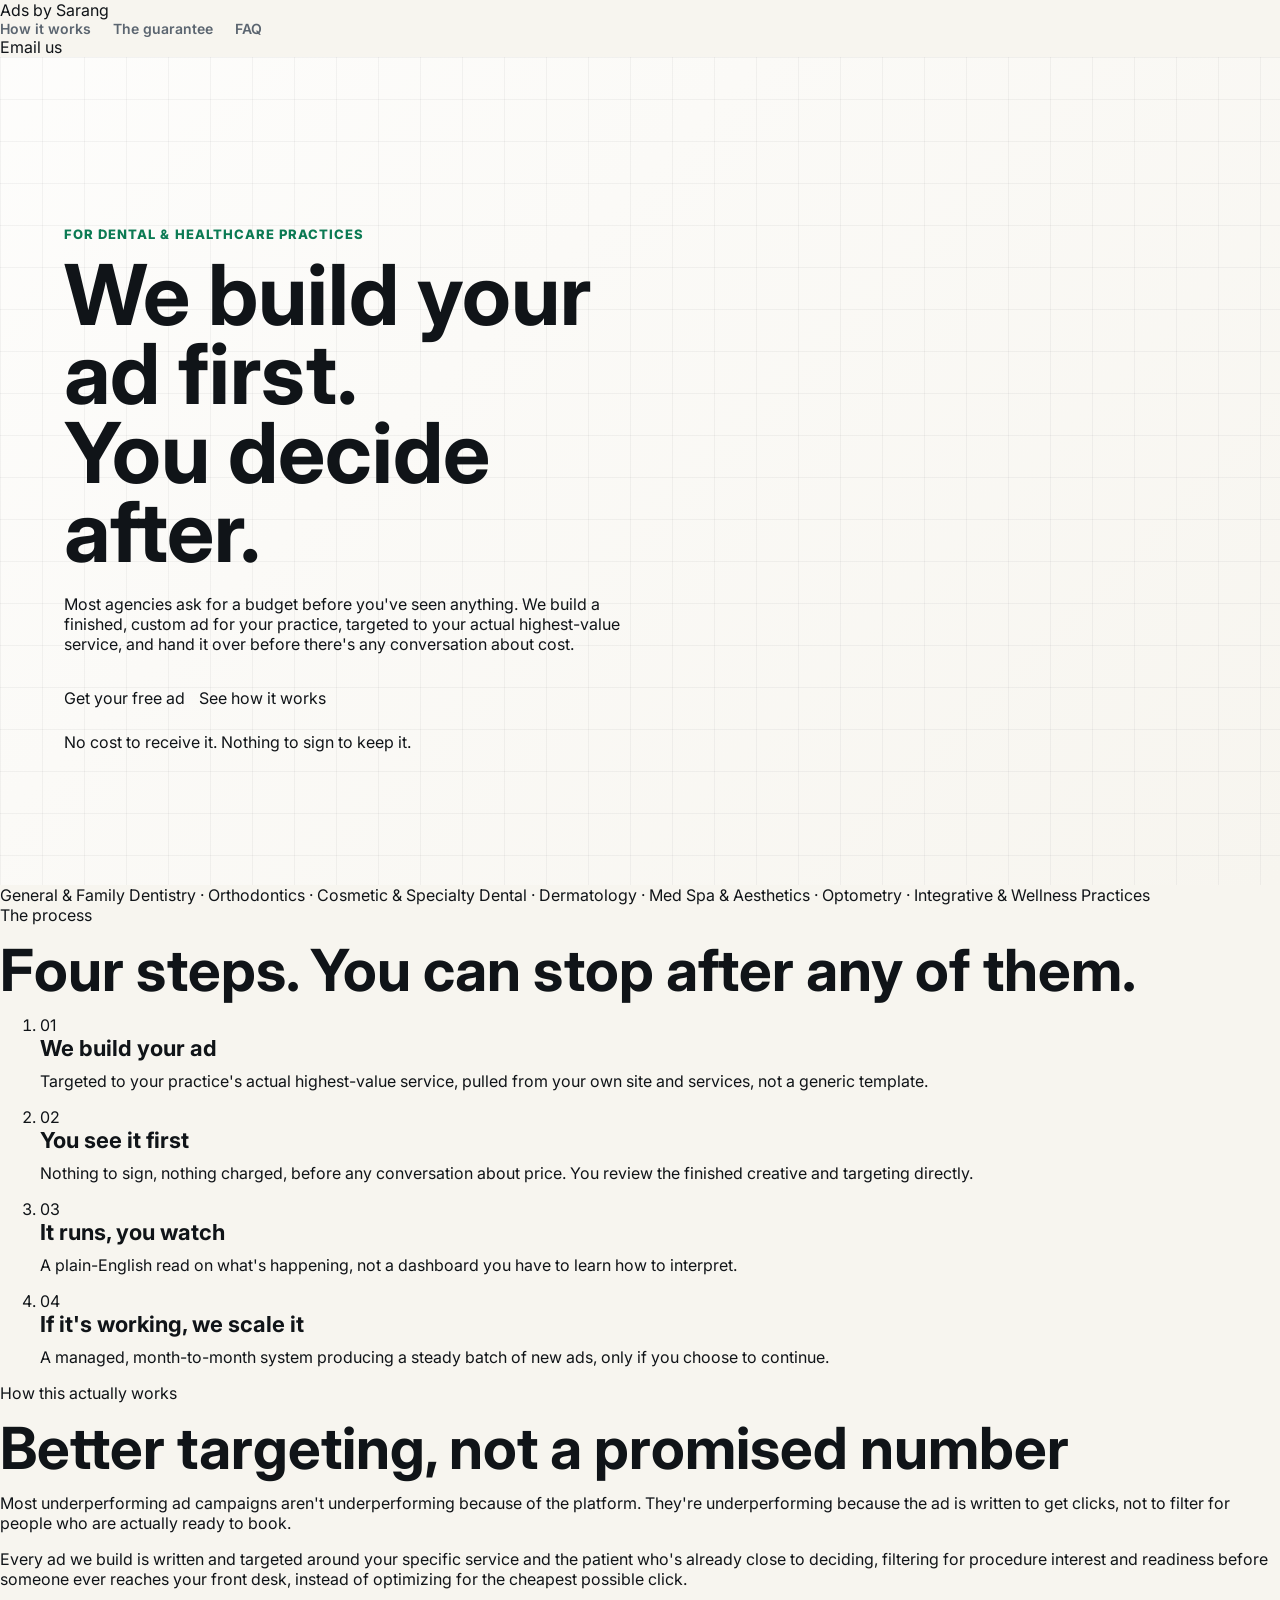
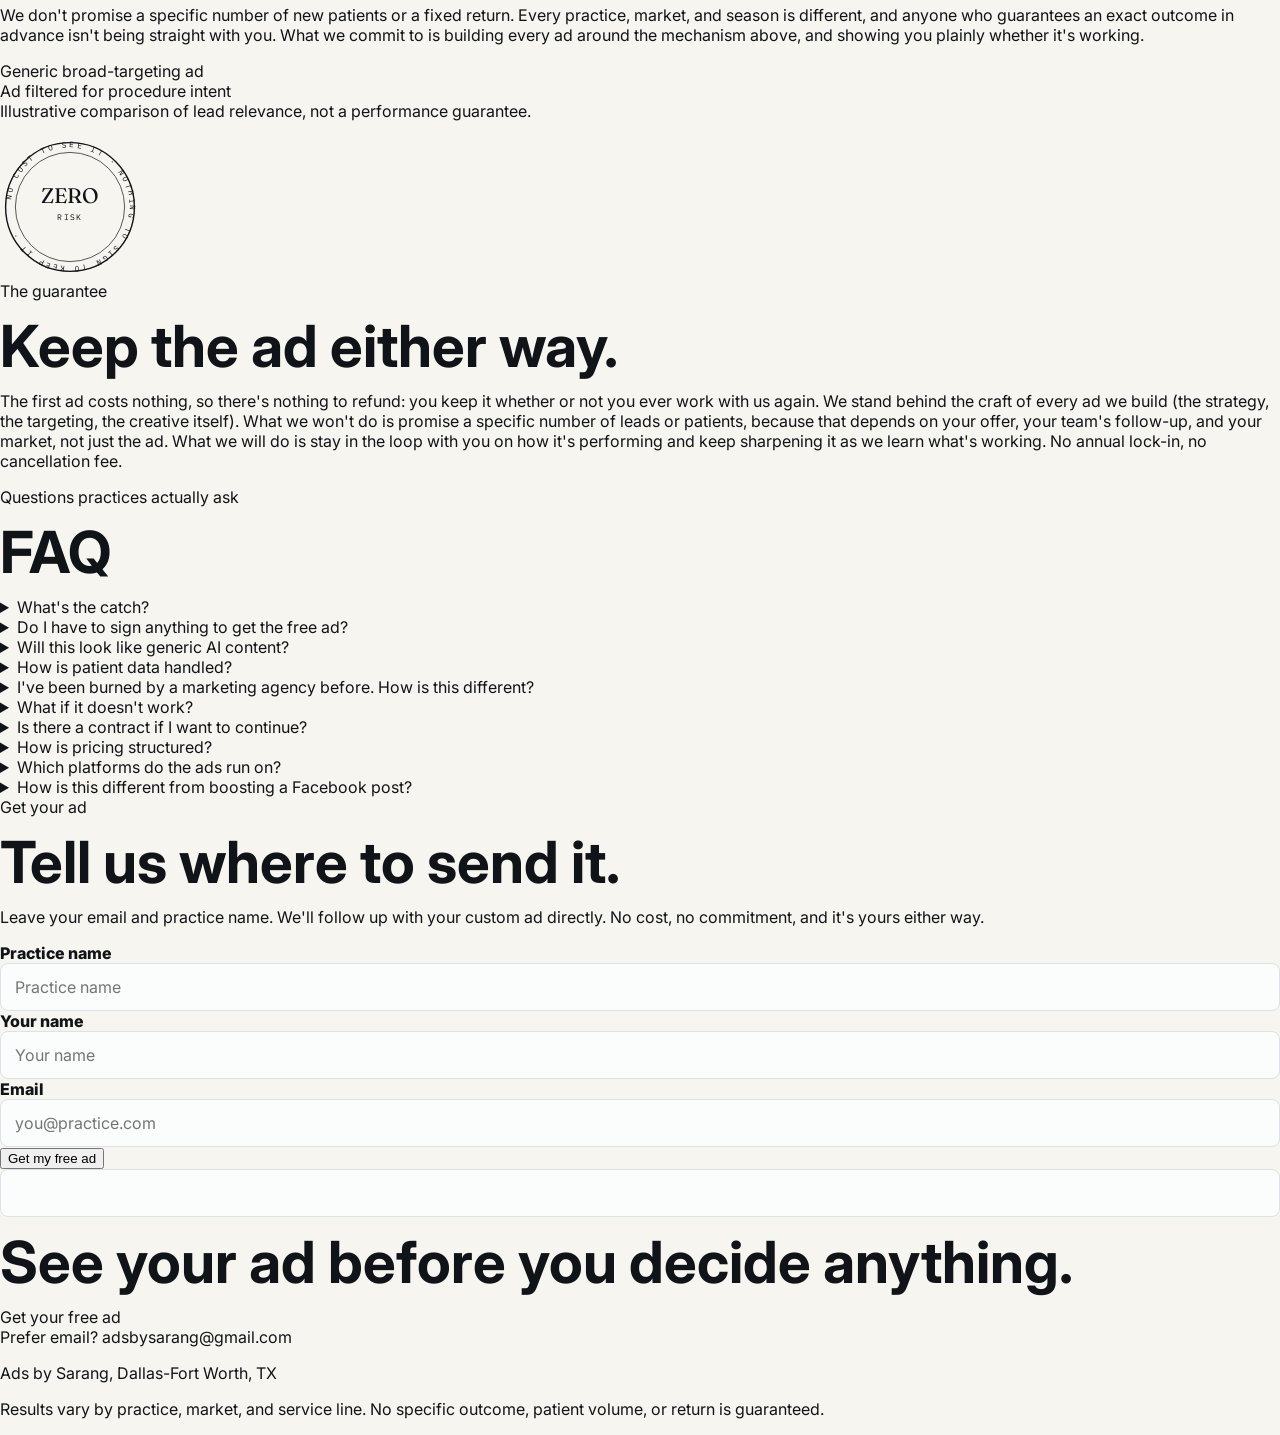
<file: index (9).html>
<!DOCTYPE html>
<html lang="en">
<head>
  <meta charset="UTF-8" />
  <meta name="viewport" content="width=device-width, initial-scale=1.0" />
  <title>Ads by Sarang: Patient Ads Built Before You Say Yes</title>
  <meta name="description" content="A finished, custom ad built for your practice, before you spend anything or sign anything. See it work, then decide." />
  <link rel="preconnect" href="https://fonts.googleapis.com">
  <link rel="preconnect" href="https://fonts.gstatic.com" crossorigin>
  <link href="https://fonts.googleapis.com/css2?family=Fraunces:opsz,wght@9..144,400;9..144,500;9..144,600;9..144,700&family=Inter:wght@400;500;600;700&family=IBM+Plex+Mono:wght@400;500&display=swap" rel="stylesheet">
  <link rel="stylesheet" href="styles.css">
</head>
<body>

  <!-- ============ NAV ============ -->
  <header class="nav" id="top">
    <div class="nav-inner">
      <a class="nav-mark" href="#top">Ads by Sarang</a>
      <nav class="nav-links" aria-label="Primary">
        <a href="#process">How it works</a>
        <a href="#guarantee">The guarantee</a>
        <a href="#faq">FAQ</a>
      </nav>
      <a class="nav-cta" href="mailto:adsbysarang@gmail.com?subject=I%20saw%20my%20free%20ad">Email us</a>
    </div>
  </header>

  <!-- ============ HERO ============ -->
  <section class="hero">
    <div class="hero-inner">
      <p class="eyebrow">For dental &amp; healthcare practices</p>
      <h1>We build your ad first.<br>You decide after.</h1>
      <p class="hero-sub">
        Most agencies ask for a budget before you've seen anything.
        We build a finished, custom ad for your practice, targeted to your
        actual highest-value service, and hand it over before there's
        any conversation about cost.
      </p>
      <div class="hero-actions">
        <a class="btn btn-primary" href="#signup">
          Get your free ad
        </a>
        <a class="btn btn-ghost" href="#process">See how it works</a>
      </div>
      <p class="hero-note">No cost to receive it. Nothing to sign to keep it.</p>
    </div>
  </section>

  <!-- ============ SPECIALTY STRIP ============ -->
  <section class="specialties" aria-label="Practice types we work with">
    <div class="specialties-inner">
      <span>General &amp; Family Dentistry</span>
      <span class="dot">·</span>
      <span>Orthodontics</span>
      <span class="dot">·</span>
      <span>Cosmetic &amp; Specialty Dental</span>
      <span class="dot">·</span>
      <span>Dermatology</span>
      <span class="dot">·</span>
      <span>Med Spa &amp; Aesthetics</span>
      <span class="dot">·</span>
      <span>Optometry</span>
      <span class="dot">·</span>
      <span>Integrative &amp; Wellness Practices</span>
    </div>
  </section>

  <!-- ============ PROCESS ============ -->
  <section class="process" id="process">
    <div class="section-inner">
      <p class="section-eyebrow">The process</p>
      <h2>Four steps. You can stop after any of them.</h2>

      <ol class="process-list">
        <li class="process-step">
          <span class="step-index">01</span>
          <div class="step-body">
            <h3>We build your ad</h3>
            <p>Targeted to your practice's actual highest-value service, pulled from your own site and services, not a generic template.</p>
          </div>
        </li>
        <li class="process-step">
          <span class="step-index">02</span>
          <div class="step-body">
            <h3>You see it first</h3>
            <p>Nothing to sign, nothing charged, before any conversation about price. You review the finished creative and targeting directly.</p>
          </div>
        </li>
        <li class="process-step">
          <span class="step-index">03</span>
          <div class="step-body">
            <h3>It runs, you watch</h3>
            <p>A plain-English read on what's happening, not a dashboard you have to learn how to interpret.</p>
          </div>
        </li>
        <li class="process-step">
          <span class="step-index">04</span>
          <div class="step-body">
            <h3>If it's working, we scale it</h3>
            <p>A managed, month-to-month system producing a steady batch of new ads, only if you choose to continue.</p>
          </div>
        </li>
      </ol>
    </div>
  </section>

  <!-- ============ HOW IT IMPROVES LEAD QUALITY (education, no guarantees) ============ -->
  <section class="education">
    <div class="section-inner">
      <p class="section-eyebrow">How this actually works</p>
      <h2>Better targeting, not a promised number</h2>
      <div class="education-grid">
        <div class="education-copy">
          <p>
            Most underperforming ad campaigns aren't underperforming because
            of the platform. They're underperforming because the ad is
            written to get clicks, not to filter for people who are actually
            ready to book.
          </p>
          <p>
            Every ad we build is written and targeted around your specific
            service and the patient who's already close to deciding,
            filtering for procedure interest and readiness before someone
            ever reaches your front desk, instead of optimizing for the
            cheapest possible click.
          </p>
          <p class="disclaimer">
            We don't promise a specific number of new patients or a fixed
            return. Every practice, market, and season is different, and
            anyone who guarantees an exact outcome in advance isn't being
            straight with you. What we commit to is building every ad around
            the mechanism above, and showing you plainly whether it's working.
          </p>
        </div>
        <div class="ledger" aria-hidden="true">
          <div class="ledger-row">
            <span>Generic broad-targeting ad</span>
            <span class="ledger-bar" style="--w: 30%"></span>
          </div>
          <div class="ledger-row">
            <span>Ad filtered for procedure intent</span>
            <span class="ledger-bar ledger-bar--accent" style="--w: 78%"></span>
          </div>
          <p class="ledger-caption">Illustrative comparison of lead relevance, not a performance guarantee.</p>
        </div>
      </div>
    </div>
  </section>

  <!-- ============ GUARANTEE (signature element: seal) ============ -->
  <section class="guarantee" id="guarantee">
    <div class="section-inner guarantee-inner">
      <div class="seal" aria-hidden="true">
        <svg viewBox="0 0 200 200" width="140" height="140">
          <circle cx="100" cy="100" r="92" fill="none" stroke="currentColor" stroke-width="2"/>
          <circle cx="100" cy="100" r="78" fill="none" stroke="currentColor" stroke-width="1"/>
          <path id="sealCircle" d="M 100,100 m -85,0 a 85,85 0 1,1 170,0 a 85,85 0 1,1 -170,0" fill="none"/>
          <text font-family="IBM Plex Mono, monospace" font-size="11" letter-spacing="3" fill="currentColor">
            <textPath href="#sealCircle" startOffset="2%">NO COST TO SEE IT · NOTHING TO SIGN TO KEEP IT ·</textPath>
          </text>
          <text x="100" y="94" text-anchor="middle" font-family="Fraunces, serif" font-size="30" fill="currentColor">ZERO</text>
          <text x="100" y="118" text-anchor="middle" font-family="IBM Plex Mono, monospace" font-size="11" letter-spacing="2" fill="currentColor">RISK</text>
        </svg>
      </div>
      <div class="guarantee-copy">
        <p class="section-eyebrow">The guarantee</p>
        <h2>Keep the ad either way.</h2>
        <p>
          The first ad costs nothing, so there's nothing to refund: you keep
          it whether or not you ever work with us again. We stand behind the
          craft of every ad we build (the strategy, the targeting, the
          creative itself). What we won't do is promise a specific number of
          leads or patients, because that depends on your offer, your team's
          follow-up, and your market, not just the ad. What we will do is
          stay in the loop with you on how it's performing and keep
          sharpening it as we learn what's working. No annual lock-in, no
          cancellation fee.
        </p>
      </div>
    </div>
  </section>

  <!-- ============ FAQ ============ -->
  <section class="faq" id="faq">
    <div class="section-inner">
      <p class="section-eyebrow">Questions practices actually ask</p>
      <h2>FAQ</h2>

      <div class="faq-list">

        <details class="faq-item">
          <summary>What's the catch?</summary>
          <p>None that we're aware of. The first ad has no transaction attached to it, so there's nothing to walk back. If you don't want to continue after seeing it, you don't have to: you still keep the ad.</p>
        </details>

        <details class="faq-item">
          <summary>Do I have to sign anything to get the free ad?</summary>
          <p>No. There's no contract, form, or call required to receive it. It's built and sent to you directly.</p>
        </details>

        <details class="faq-item">
          <summary>Will this look like generic AI content?</summary>
          <p>Every ad is built around your practice's actual services, location, and positioning, not a stock template swapped with your logo. You'll see the finished creative before any conversation about continuing.</p>
        </details>

        <details class="faq-item">
          <summary>How is patient data handled?</summary>
          <p>Ad targeting is built around service and procedure interest, not individually identifying patient health information. We take a compliance-aware approach to how campaign data is handled and are happy to walk through specifics for your practice.</p>
        </details>

        <details class="faq-item">
          <summary>I've been burned by a marketing agency before. How is this different?</summary>
          <p>Most agencies ask for budget before proving anything. We reverse that order: you see a finished, working ad first, and the conversation about paying for more only happens after that.</p>
        </details>

        <details class="faq-item">
          <summary>What if it doesn't work?</summary>
          <p>Then you keep the free ad either way, it cost you nothing but a look. We're not going to pretend we control everything that affects whether it converts (your offer, your follow-up, your market all matter too), but we're also not going to disappear after sending it over. If something's clearly not landing, we want to know and we'll talk through it with you.</p>
        </details>

        <details class="faq-item">
          <summary>Is there a contract if I want to continue?</summary>
          <p>Month-to-month. No annual commitment, no cancellation fee.</p>
        </details>

        <details class="faq-item">
          <summary>How is pricing structured?</summary>
          <p>The first ad is free. If you choose to continue, pricing is based on a monthly batch of custom ads rather than a single static campaign. We'll walk through exact numbers for your practice directly.</p>
        </details>

        <details class="faq-item">
          <summary>Which platforms do the ads run on?</summary>
          <p>Typically Meta (Facebook/Instagram) and Google, depending on where your specific patient search behavior concentrates. We'll tell you which we recommend and why for your practice.</p>
        </details>

        <details class="faq-item">
          <summary>How is this different from boosting a Facebook post?</summary>
          <p>A boosted post optimizes for engagement. These ads are built and targeted specifically to filter for people close to booking a specific procedure: a different goal, with different creative and targeting behind it.</p>
        </details>

      </div>
    </div>
  </section>

  <!-- ============ SIGNUP ============ -->
  <section class="signup" id="signup">
    <div class="section-inner signup-inner">
      <p class="section-eyebrow">Get your ad</p>
      <h2>Tell us where to send it.</h2>
      <p class="signup-sub">
        Leave your email and practice name. We'll follow up with your
        custom ad directly. No cost, no commitment, and it's yours either way.
      </p>

      <form id="signupForm" class="signup-form" novalidate>
        <div class="field-row">
          <label class="visually-hidden" for="practiceName">Practice name</label>
          <input type="text" id="practiceName" name="practiceName" placeholder="Practice name" required autocomplete="organization" />

          <label class="visually-hidden" for="contactName">Your name</label>
          <input type="text" id="contactName" name="contactName" placeholder="Your name" autocomplete="name" />
        </div>

        <div class="field-row">
          <label class="visually-hidden" for="email">Email</label>
          <input type="email" id="email" name="email" placeholder="you@practice.com" required autocomplete="email" />

          <button type="submit" class="btn btn-primary">Get my free ad</button>
        </div>

        <!-- Honeypot field: hidden from real visitors, bots tend to fill it in.
             If this has a value on submit, the API silently no-ops. -->
        <input type="text" name="company_website" class="hp-field" tabindex="-1" autocomplete="off" aria-hidden="true" />

        <p class="signup-status" id="signupStatus" role="status" aria-live="polite"></p>
      </form>
    </div>
  </section>

  <!-- ============ CONTACT / FOOTER ============ -->
  <footer class="footer" id="contact">
    <div class="section-inner footer-inner">
      <div class="footer-main">
        <h2>See your ad before you decide anything.</h2>
        <a class="btn btn-primary" href="#signup">
          Get your free ad
        </a>
        <p class="footer-email">
          Prefer email? <a href="mailto:adsbysarang@gmail.com?subject=Build%20my%20practice%20a%20free%20ad">adsbysarang@gmail.com</a>
        </p>
      </div>
      <div class="footer-meta">
        <p>Ads by Sarang, Dallas-Fort Worth, TX</p>
        <p class="footer-disclaimer">
          Results vary by practice, market, and service line. No specific
          outcome, patient volume, or return is guaranteed.
        </p>
      </div>
    </div>
  </footer>

  <script src="script.js"></script>
</body>
</html>
</file>
<file: styles.css>
:root {
  --ink: #101418;
  --muted: #5b6570;
  --line: #d9e2e5;
  --paper: #f7f5ef;
  --white: #ffffff;
  --green: #0b7a53;
  --green-dark: #07553b;
  --blue: #255bd8;
  --orange: #ff8a3d;
  --shadow: 0 24px 70px rgba(16, 20, 24, 0.14);
}

* {
  box-sizing: border-box;
}

html {
  scroll-behavior: smooth;
}

body {
  margin: 0;
  font-family: Inter, Arial, sans-serif;
  color: var(--ink);
  background: var(--paper);
}

a {
  color: inherit;
  text-decoration: none;
}

.site-header {
  position: sticky;
  top: 0;
  z-index: 10;
  display: flex;
  align-items: center;
  justify-content: space-between;
  gap: 24px;
  padding: 18px clamp(20px, 5vw, 64px);
  background: rgba(247, 245, 239, 0.88);
  border-bottom: 1px solid rgba(16, 20, 24, 0.08);
  backdrop-filter: blur(18px);
}

.brand,
.nav-links,
.proof-strip,
.hero-actions,
.booking-tabs,
.site-footer {
  display: flex;
  align-items: center;
}

.brand {
  gap: 10px;
  font-weight: 800;
  letter-spacing: 0;
}

.brand-mark {
  display: grid;
  place-items: center;
  width: 34px;
  height: 34px;
  color: var(--white);
  background: var(--ink);
  border-radius: 8px;
  font-size: 13px;
  text-transform: uppercase;
}

.nav-links {
  gap: 22px;
  color: var(--muted);
  font-size: 14px;
  font-weight: 600;
}

.nav-links a:hover {
  color: var(--ink);
}

.header-cta,
.primary-button,
.secondary-button {
  display: inline-flex;
  align-items: center;
  justify-content: center;
  min-height: 46px;
  padding: 0 18px;
  border-radius: 8px;
  font-weight: 800;
  border: 1px solid transparent;
}

.header-cta,
.primary-button {
  color: var(--white);
  background: var(--green);
  box-shadow: 0 12px 28px rgba(11, 122, 83, 0.24);
}

.header-cta:hover,
.primary-button:hover {
  background: var(--green-dark);
}

.secondary-button {
  background: var(--white);
  border-color: var(--line);
}

.hero {
  display: grid;
  grid-template-columns: minmax(0, 1.05fr) minmax(360px, 0.95fr);
  gap: clamp(32px, 6vw, 72px);
  align-items: center;
  min-height: calc(100vh - 72px);
  padding: clamp(48px, 8vw, 88px) clamp(20px, 5vw, 64px) 36px;
  background:
    linear-gradient(90deg, rgba(16, 20, 24, 0.045) 1px, transparent 1px),
    linear-gradient(rgba(16, 20, 24, 0.045) 1px, transparent 1px),
    linear-gradient(135deg, rgba(255, 255, 255, 0.78), rgba(247, 245, 239, 0.86));
  background-size: 42px 42px, 42px 42px, auto;
}

.eyebrow {
  margin: 0 0 14px;
  color: var(--green);
  font-size: 13px;
  font-weight: 800;
  letter-spacing: 0.08em;
  text-transform: uppercase;
}

h1,
h2,
h3,
p {
  margin-top: 0;
}

h1 {
  max-width: 780px;
  margin-bottom: 22px;
  font-size: clamp(44px, 7vw, 84px);
  line-height: 0.94;
  letter-spacing: 0;
}

.hero-subtitle {
  max-width: 680px;
  color: var(--muted);
  font-size: clamp(18px, 2vw, 22px);
  line-height: 1.55;
}

.hero-actions {
  flex-wrap: wrap;
  gap: 14px;
  margin: 34px 0 24px;
}

.proof-strip {
  flex-wrap: wrap;
  gap: 10px;
}

.proof-strip span,
.status {
  border-radius: 999px;
  font-size: 13px;
  font-weight: 800;
}

.proof-strip span {
  padding: 9px 12px;
  background: rgba(255, 255, 255, 0.68);
  border: 1px solid rgba(16, 20, 24, 0.1);
}

.hero-visual {
  overflow: hidden;
  border: 1px solid rgba(16, 20, 24, 0.12);
  border-radius: 8px;
  background: #111820;
  box-shadow: var(--shadow);
}

.visual-toolbar {
  display: flex;
  gap: 8px;
  padding: 16px;
  border-bottom: 1px solid rgba(255, 255, 255, 0.12);
}

.visual-toolbar span {
  width: 11px;
  height: 11px;
  border-radius: 999px;
  background: #eb5f57;
}

.visual-toolbar span:nth-child(2) {
  background: #f2b84b;
}

.visual-toolbar span:nth-child(3) {
  background: #62c76d;
}

.creative-board {
  display: grid;
  gap: 16px;
  padding: clamp(18px, 4vw, 30px);
}

.ad-card,
.pipeline-card {
  border: 1px solid rgba(255, 255, 255, 0.12);
  border-radius: 8px;
  background: rgba(255, 255, 255, 0.08);
}

.ad-card {
  min-height: 230px;
  padding: 24px;
  color: var(--white);
  background:
    linear-gradient(145deg, rgba(255, 138, 61, 0.28), rgba(37, 91, 216, 0.26)),
    rgba(255, 255, 255, 0.08);
}

.ad-label,
.pipeline-card p {
  margin-bottom: 8px;
  color: rgba(255, 255, 255, 0.62);
  font-size: 13px;
  font-weight: 800;
  text-transform: uppercase;
}

.ad-card h2 {
  max-width: 420px;
  margin-bottom: 14px;
  font-size: clamp(28px, 4vw, 46px);
  line-height: 1;
}

.ad-card p:not(.ad-label) {
  max-width: 440px;
  color: rgba(255, 255, 255, 0.78);
  line-height: 1.55;
}

.ad-stats {
  display: flex;
  justify-content: space-between;
  gap: 12px;
  margin-top: 28px;
  padding-top: 18px;
  border-top: 1px solid rgba(255, 255, 255, 0.18);
}

.pipeline-card {
  display: flex;
  justify-content: space-between;
  gap: 16px;
  align-items: center;
  padding: 18px;
  color: var(--white);
}

.status {
  padding: 8px 10px;
}

.hot {
  color: #062f22;
  background: #8cf0c8;
}

.booked {
  color: #122b66;
  background: #a9c2ff;
}

.logo-band {
  display: grid;
  grid-template-columns: repeat(5, 1fr);
  gap: 1px;
  background: var(--line);
  border-block: 1px solid var(--line);
}

.logo-band span {
  padding: 20px;
  text-align: center;
  color: var(--muted);
  background: var(--white);
  font-weight: 800;
}

.section,
.split-section,
.book-section {
  padding: clamp(58px, 9vw, 108px) clamp(20px, 5vw, 64px);
}

.section-heading {
  max-width: 780px;
  margin-bottom: 34px;
}

h2 {
  margin-bottom: 16px;
  font-size: clamp(32px, 5vw, 58px);
  line-height: 1;
  letter-spacing: 0;
}

h3 {
  margin-bottom: 10px;
  font-size: 22px;
}

.feature-grid {
  display: grid;
  grid-template-columns: repeat(3, 1fr);
  gap: 18px;
}

.feature-card,
.fit-list,
.booking-panel,
.timeline-item {
  border: 1px solid var(--line);
  border-radius: 8px;
  background: var(--white);
}

.feature-card {
  padding: 26px;
}

.feature-card p,
.split-section p,
.timeline-item p,
.booking-copy p,
.form-note {
  color: var(--muted);
  line-height: 1.65;
}

.icon {
  display: inline-flex;
  margin-bottom: 28px;
  color: var(--green);
  font-weight: 800;
}

.split-section,
.book-section {
  display: grid;
  grid-template-columns: minmax(0, 0.88fr) minmax(340px, 1.12fr);
  gap: clamp(28px, 6vw, 70px);
  align-items: start;
  background: #e9f1f0;
}

.fit-list {
  display: grid;
  gap: 1px;
  overflow: hidden;
  background: var(--line);
}

.fit-list div {
  display: grid;
  gap: 8px;
  padding: 22px;
  background: var(--white);
}

.fit-list span {
  color: var(--muted);
  line-height: 1.55;
}

.timeline {
  display: grid;
  grid-template-columns: repeat(4, 1fr);
  gap: 16px;
}

.timeline-item {
  padding: 24px;
}

.timeline-item span {
  display: grid;
  place-items: center;
  width: 36px;
  height: 36px;
  margin-bottom: 26px;
  color: var(--white);
  background: var(--blue);
  border-radius: 8px;
  font-weight: 800;
}

.book-section {
  background: var(--ink);
  color: var(--white);
}

.book-section .eyebrow {
  color: #8cf0c8;
}

.booking-copy p,
.check-list {
  color: rgba(255, 255, 255, 0.72);
}

.check-list {
  display: grid;
  gap: 12px;
  padding-left: 20px;
}

.booking-panel {
  padding: 18px;
  color: var(--ink);
  box-shadow: var(--shadow);
}

.booking-tabs {
  gap: 8px;
  margin-bottom: 16px;
  padding: 6px;
  background: #edf2f2;
  border-radius: 8px;
}

.tab-button {
  flex: 1;
  min-height: 40px;
  border: 0;
  border-radius: 6px;
  background: transparent;
  color: var(--muted);
  font: inherit;
  font-weight: 800;
  cursor: pointer;
}

.tab-button.active {
  color: var(--ink);
  background: var(--white);
}

.tab-panel {
  display: none;
}

.tab-panel.active {
  display: grid;
}

.calendar-placeholder {
  place-items: center;
  min-height: 430px;
  padding: 28px;
  text-align: center;
  border: 1px dashed #afbec3;
  border-radius: 8px;
  background:
    linear-gradient(90deg, rgba(11, 122, 83, 0.08) 1px, transparent 1px),
    linear-gradient(rgba(11, 122, 83, 0.08) 1px, transparent 1px),
    #fbfcfc;
  background-size: 26px 26px;
}

.calendar-placeholder p {
  margin-bottom: 10px;
  font-size: 26px;
  font-weight: 800;
}

.calendar-placeholder strong {
  max-width: 460px;
  color: var(--muted);
  line-height: 1.55;
}

.compact {
  margin-top: 20px;
}

.lead-form {
  gap: 14px;
}

label {
  display: grid;
  gap: 8px;
  color: var(--ink);
  font-weight: 800;
}

input,
select {
  width: 100%;
  min-height: 48px;
  padding: 0 14px;
  color: var(--ink);
  background: #fbfcfc;
  border: 1px solid var(--line);
  border-radius: 8px;
  font: inherit;
}

input:focus,
select:focus {
  outline: 3px solid rgba(37, 91, 216, 0.16);
  border-color: var(--blue);
}

.form-note {
  margin: 0;
  font-size: 14px;
}

.site-footer {
  justify-content: space-between;
  gap: 20px;
  padding: 26px clamp(20px, 5vw, 64px);
  color: var(--muted);
  background: var(--white);
  border-top: 1px solid var(--line);
}

.site-footer span:first-child {
  color: var(--ink);
  font-weight: 800;
}

@media (max-width: 920px) {
  .nav-links {
    display: none;
  }

  .hero,
  .split-section,
  .book-section {
    grid-template-columns: 1fr;
  }

  .hero {
    min-height: auto;
  }

  .hero-visual {
    min-width: 0;
  }

  .feature-grid,
  .timeline,
  .logo-band {
    grid-template-columns: 1fr 1fr;
  }
}

@media (max-width: 620px) {
  .site-header {
    padding: 14px 16px;
  }

  .brand span:last-child {
    display: none;
  }

  .header-cta {
    min-height: 40px;
    padding-inline: 12px;
    font-size: 14px;
  }

  .hero,
  .section,
  .split-section,
  .book-section {
    padding-inline: 16px;
  }

  .hero-actions,
  .primary-button,
  .secondary-button {
    width: 100%;
  }

  .feature-grid,
  .timeline,
  .logo-band {
    grid-template-columns: 1fr;
  }

  .pipeline-card {
    align-items: flex-start;
    flex-direction: column;
  }

  .calendar-placeholder {
    min-height: 340px;
  }

  .site-footer {
    align-items: flex-start;
    flex-direction: column;
  }
}
</file>
